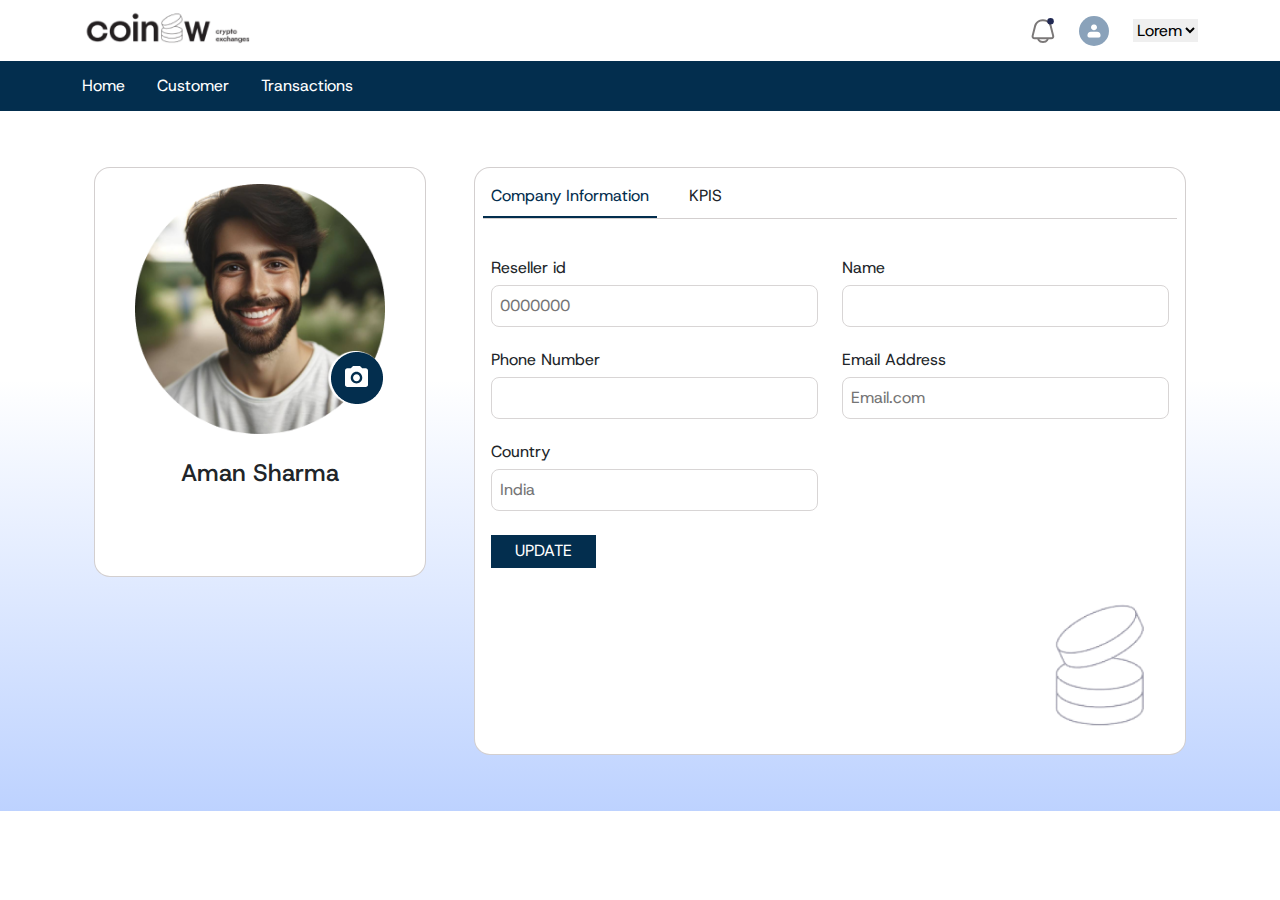
<file: index.html>
<!DOCTYPE html>
<html lang="en">

<head>
    <meta charset="UTF-8">
    <meta name="viewport" content="width=device-width, initial-scale=1.0">
    <!-- title  -->
    <title>Admin Dashboard </title>
    <!-- main css file  -->
    <link rel="stylesheet" href="assets/css/style.css">
    <!-- bootstrap css file  -->
    <link rel="stylesheet" href="assets/css/bootstrap.css">
</head>

<body>
    <!-- header start  -->

    <header class="main-header">
        <div class="container">
            <nav class="main-navbar">
                <div class="nav-leftside">
                    <img src="assets/images/image 4.png" class="img-fluid" alt="coin-w-logo">
                </div>
                <div class="nav-rightside">
                    <ul>
                        <li><svg width="24" height="25" viewBox="0 0 24 25" fill="none"
                                xmlns="http://www.w3.org/2000/svg">
                                <path
                                    d="M7.23389 20.3636C7.23389 20.3636 7.23389 24 11.9816 24C16.7293 24 16.7293 20.3636 16.7293 20.3636"
                                    stroke="#7B7878" stroke-width="2" stroke-linejoin="round" />
                                <path
                                    d="M4.11124 7.88631L1.61936 17.8798C1.30468 19.1418 2.2593 20.3637 3.55994 20.3637H7.23377H16.5844H20.2582C21.5589 20.3637 22.5135 19.1418 22.1988 17.8798L19.7069 7.88631C19.7032 7.87122 19.6997 7.85789 19.6953 7.84297C19.5856 7.46996 17.923 2.18185 11.9091 2.18185C5.89518 2.18185 4.23263 7.46996 4.12283 7.84297C4.11844 7.85789 4.115 7.87122 4.11124 7.88631Z"
                                    stroke="#7B7878" stroke-width="2" stroke-linejoin="round" />
                                <ellipse cx="19.5452" cy="3.27273" rx="3.27273" ry="3.27273" fill="#202852" />
                            </svg>
                        </li>
                        <li>
                            <svg width="30" height="30" viewBox="0 0 40 40" fill="none"
                                xmlns="http://www.w3.org/2000/svg">
                                <circle cx="20" cy="20" r="20" fill="#8AA2BA" />
                                <g clip-path="url(#clip0_120_43)">
                                    <path fill-rule="evenodd" clip-rule="evenodd"
                                        d="M16 15C16 13.9391 16.4214 12.9217 17.1716 12.1716C17.9217 11.4214 18.9391 11 20 11C21.0609 11 22.0783 11.4214 22.8284 12.1716C23.5786 12.9217 24 13.9391 24 15C24 16.0609 23.5786 17.0783 22.8284 17.8284C22.0783 18.5786 21.0609 19 20 19C18.9391 19 17.9217 18.5786 17.1716 17.8284C16.4214 17.0783 16 16.0609 16 15ZM16 21C14.6739 21 13.4021 21.5268 12.4645 22.4645C11.5268 23.4021 11 24.6739 11 26C11 26.7956 11.3161 27.5587 11.8787 28.1213C12.4413 28.6839 13.2044 29 14 29H26C26.7956 29 27.5587 28.6839 28.1213 28.1213C28.6839 27.5587 29 26.7956 29 26C29 24.6739 28.4732 23.4021 27.5355 22.4645C26.5979 21.5268 25.3261 21 24 21H16Z"
                                        fill="white" />
                                </g>
                                <defs>
                                    <clipPath id="clip0_120_43">
                                        <rect width="18" height="18" fill="white" transform="translate(11 11)" />
                                    </clipPath>
                                </defs>
                            </svg>

                        </li>
                        <li>
                            <select name="nav-dropdown" id="#nav-dropdown">
                                <option value="">Lorem</option>
                                <option value="">Lorem</option>
                                <option value="">Lorem</option>
                            </select>
                        </li>
                    </ul>
                </div>
            </nav>
        </div>
        <div class="sub-header">
            <div class="container">
                <div class="sub-tabs">
                    <ul class="sub-tabs-ul">
                        <li><a href="#">Home</a></li>
                        <li><a href="#">Customer</a></li>
                        <li><a href="#">Transactions</a></li>
                    </ul>
                </div>
            </div>
        </div>

    </header>
  



    <!-- hero section -->
    <section class="hero-section">
        <div class="container">
            <div class="hero-section-main-row">
                <div class="row">
                    <div class="col-md-4 p-4">
                        <div class="hero-section-left-card profile-card-new">
                            <div class="profile-img-box">
                                <img src="assets/images/Subtract.png" class="img-fluid" alt="admin-profile-img">
                                <div class="camera-img-box">
                                    <img src="assets/images/Ellipse 15.png" class="img-fluid" alt="blue-ellipse img">
                                    <svg width="23" height="21" viewBox="0 0 23 21" fill="none"
                                        xmlns="http://www.w3.org/2000/svg">
                                        <g clip-path="url(#clip0_120_61)">
                                            <path
                                                d="M2.3 2.33333H5.75L8.05 0H14.95L17.25 2.33333H20.7C21.31 2.33333 21.895 2.57917 22.3263 3.01675C22.7577 3.45434 23 4.04783 23 4.66667V18.6667C23 19.2855 22.7577 19.879 22.3263 20.3166C21.895 20.7542 21.31 21 20.7 21H2.3C1.69 21 1.10499 20.7542 0.673654 20.3166C0.242321 19.879 0 19.2855 0 18.6667V4.66667C0 4.04783 0.242321 3.45434 0.673654 3.01675C1.10499 2.57917 1.69 2.33333 2.3 2.33333ZM11.5 5.83333C9.97501 5.83333 8.51247 6.44791 7.43414 7.54188C6.3558 8.63584 5.75 10.1196 5.75 11.6667C5.75 13.2138 6.3558 14.6975 7.43414 15.7915C8.51247 16.8854 9.97501 17.5 11.5 17.5C13.025 17.5 14.4875 16.8854 15.5659 15.7915C16.6442 14.6975 17.25 13.2138 17.25 11.6667C17.25 10.1196 16.6442 8.63584 15.5659 7.54188C14.4875 6.44791 13.025 5.83333 11.5 5.83333ZM11.5 8.16667C12.415 8.16667 13.2925 8.53541 13.9395 9.19179C14.5865 9.84817 14.95 10.7384 14.95 11.6667C14.95 12.5949 14.5865 13.4852 13.9395 14.1415C13.2925 14.7979 12.415 15.1667 11.5 15.1667C10.585 15.1667 9.70748 14.7979 9.06048 14.1415C8.41348 13.4852 8.05 12.5949 8.05 11.6667C8.05 10.7384 8.41348 9.84817 9.06048 9.19179C9.70748 8.53541 10.585 8.16667 11.5 8.16667Z"
                                                fill="white" />
                                        </g>
                                        <defs>
                                            <clipPath id="clip0_120_61">
                                                <rect width="23" height="21" fill="white" />
                                            </clipPath>
                                        </defs>
                                    </svg>


                                </div>
                            </div>
                            <div class="profile-name">
                                <p>Aman Sharma </p>
                            </div>
                            <!-- <div class="notification-box notification-box-1">
                                <div class="notification-sub-box">
                                    <p>Lorem ipsum.</p>
                                </div>
                                <div class="notification-sub-box ">
                                    <p class="notification-count-circle count-circle-1">
                                        16
                                    </p>
                                </div>
                            </div>
                            <div class="notification-box">
                                <div class="notification-sub-box">
                                    <p>Lorem ipsum.</p>
                                </div>
                                <div class="notification-sub-box">
                                    <p class="notification-count-circle count-circle-2">
                                        35
                                    </p>
                                </div>
                            </div>
                            <div class="notification-box">
                                <div class="notification-sub-box">
                                    <p>Lorem ipsum.</p>
                                </div>
                                <div class="notification-sub-box">
                                    <p class="notification-count-circle count-circle-3">
                                        5
                                    </p>
                                </div>
                            </div>
                            <div class="profile-card-btns-box">
                                <a href="#"><button>View Public Profile</button></a>
                                <a href="#"><button><span>https//app.com...</span> <span><svg width="27" height="27"
                                                viewBox="0 0 27 27" fill="none" xmlns="http://www.w3.org/2000/svg">
                                                <g clip-path="url(#clip0_120_79)">
                                                    <path
                                                        d="M26.4326 14.4686C26.625 14.004 26.625 13.4134 26.625 12.2344C26.625 11.0554 26.625 10.4647 26.4326 10.0001C26.3054 9.69292 26.1189 9.41379 25.8838 9.17868C25.6487 8.94357 25.3696 8.75708 25.0624 8.62988C24.5978 8.4375 24.0071 8.4375 22.8281 8.4375H15.4875C14.07 8.4375 13.3613 8.4375 12.8201 8.71312C12.3434 8.95588 11.9559 9.34342 11.7131 9.82013C11.4375 10.3601 11.4375 11.0689 11.4375 12.4875V19.8281C11.4375 21.0071 11.4375 21.5978 11.6299 22.0624C11.8875 22.6823 12.3802 23.1761 13.0001 23.4326C13.4647 23.625 14.0554 23.625 15.2344 23.625C16.4134 23.625 17.004 23.625 17.4686 23.4326M26.4326 14.4686C26.3054 14.7758 26.1189 15.055 25.8838 15.2901C25.6487 15.5252 25.3696 15.7117 25.0624 15.8389C24.5978 16.0313 24.0071 16.0312 22.8281 16.0312C21.6491 16.0312 21.0585 16.0312 20.5939 16.2236C20.2867 16.3508 20.0075 16.5373 19.7724 16.7724C19.5373 17.0075 19.3508 17.2867 19.2236 17.5939C19.0312 18.0585 19.0312 18.6491 19.0312 19.8281C19.0312 21.0071 19.0313 21.5978 18.8389 22.0624C18.7117 22.3696 18.5252 22.6487 18.2901 22.8838C18.055 23.1189 17.7758 23.3054 17.4686 23.4326M26.4326 14.4686C25.8274 16.5554 24.7142 18.4595 23.1927 20.0105C21.6711 21.5615 19.7887 22.711 17.7139 23.3561L17.4686 23.4326M21.5625 8.4375V7.425C21.5625 6.0075 21.5625 5.29875 21.2869 4.75763C21.0444 4.28109 20.6573 3.89357 20.181 3.65062C19.6388 3.375 18.93 3.375 17.5125 3.375H10.425C9.0075 3.375 8.29875 3.375 7.75763 3.65062C7.28092 3.89338 6.89338 4.28092 6.65062 4.75763C6.375 5.29763 6.375 6.00637 6.375 7.425V14.5125C6.375 15.93 6.375 16.6387 6.65062 17.1799C6.89362 17.6569 7.28063 18.0439 7.75763 18.2869C8.29763 18.5625 9.0075 18.5625 10.4261 18.5625H11.4375"
                                                        stroke="black" stroke-opacity="0.4" stroke-width="1.5"
                                                        stroke-linecap="round" stroke-linejoin="round" />
                                                </g>
                                                <defs>
                                                    <clipPath id="clip0_120_79">
                                                        <rect width="27" height="27" fill="white" />
                                                    </clipPath>
                                                </defs>
                                            </svg>
                                        </span></button></a>
                            </div> -->

                        </div>
                    </div>
                    <div class="col-md-8 p-4">
                        <div class="hero-section-right-box">
                            <!-- Tabs Button Here -->
                            <div class="row">
                                <div class="col-12">
                                    <!-- Tabs -->
                                    <div class="from-box-header tabs">
                                        <!-- Tab 1 -->
                                        <p data-tab="tab1" class="tab active">Company Information</p>
                                        <!-- Tab 2 -->
                                        <p data-tab="tab2" class="tab">KPIS</p>
                                    </div>
                                </div>
                            </div>

                            <!-- Tabs Content Here -->
                            <!-- First Tab (Company Information) Always Open -->
                            <div class="form-box-body tab-content active" id="tab1">
                                <div class="row">
                                    <div class="col-md-6">
                                        <div class="hero-section-inputs">
                                            <label for="reseller-id">Reseller id</label>
                                            <input type="text" id="reseller-id" placeholder="0000000">
                                        </div>
                                    </div>
                                    <div class="col-md-6">
                                        <div class="hero-section-inputs">
                                            <label for="name"> Name</label>
                                            <input type="text" id="name">
                                        </div>
                                    </div>
                                    <div class="col-md-6">
                                        <div class="hero-section-inputs">
                                            <label for="phone-number">Phone Number</label>
                                            <input type="text" id="phone-number">
                                        </div>
                                    </div>
                                    <div class="col-md-6">
                                        <div class="hero-section-inputs">
                                            <label for="email-address">Email Address</label>
                                            <input type="email" id="email-address" placeholder="Email.com">
                                        </div>
                                    </div>
                                    <div class="col-md-6">
                                        <div class="hero-section-inputs">
                                            <label for="countary">Country</label>
                                            <input type="text" id="countary" placeholder="India">
                                        </div>
                                    </div>
                                    <div class="col-12">
                                        <div class="update-btn">
                                            <a href="#"><button>UPDATE</button></a>
                                        </div>
                                    </div>
                                </div>
                            </div>

                            <!-- Second Tab (KPIS) -->
                            <div class="form-box-body tab-content" id="tab2">
                                <div class="row">
                                    <div class="col-md-6">
                                        <div class="hero-section-inputs">
                                            <label for="reseller-id">Reseller id</label>
                                            <input type="text" id="reseller-id" placeholder="0000000">
                                        </div>
                                    </div>
                                    <div class="col-md-6">
                                        <div class="hero-section-inputs">
                                            <label for="name"> Name</label>
                                            <input type="text" id="name">
                                        </div>
                                    </div>
                                    <div class="col-md-6">
                                        <div class="hero-section-inputs">
                                            <label for="phone-number">Phone Number</label>
                                            <input type="text" id="phone-number">
                                        </div>
                                    </div>
                                    <div class="col-md-6">
                                        <div class="hero-section-inputs">
                                            <label for="email-address">Email Address</label>
                                            <input type="email" id="email-address" placeholder="Email.com">
                                        </div>
                                    </div>
                                    <div class="col-md-6">
                                        <div class="hero-section-inputs">
                                            <label for="countary">Country</label>
                                            <input type="text" id="countary" placeholder="India">
                                        </div>
                                    </div>
                                    <div class="col-12">
                                        <div class="update-btn">
                                            <a href="#"><button>UPDATE</button></a>
                                        </div>
                                    </div>
                                </div>
                            </div>
                            <!-- form footer img  -->
                            <div class="form-box-footer">
                                <div class="row">
                                    <div class="col-12 text-end">
                                        <div class="footer-img">
                                            <img src="assets/images/Clip path group.png" class="img-fluid"
                                                alt="pie-chart-image">
                                        </div>
                                    </div>
                                </div>
                            </div>
                        </div>

                    </div>
                </div>
            </div>
        </div>
    </section>
    <!-- main js file  -->
    <script src="assets/js/main.js"></script>
    <!-- bootstrtap js file  -->
    <script src="assets/js/bootstrap.js"></script>

</body>

</html>
</file>
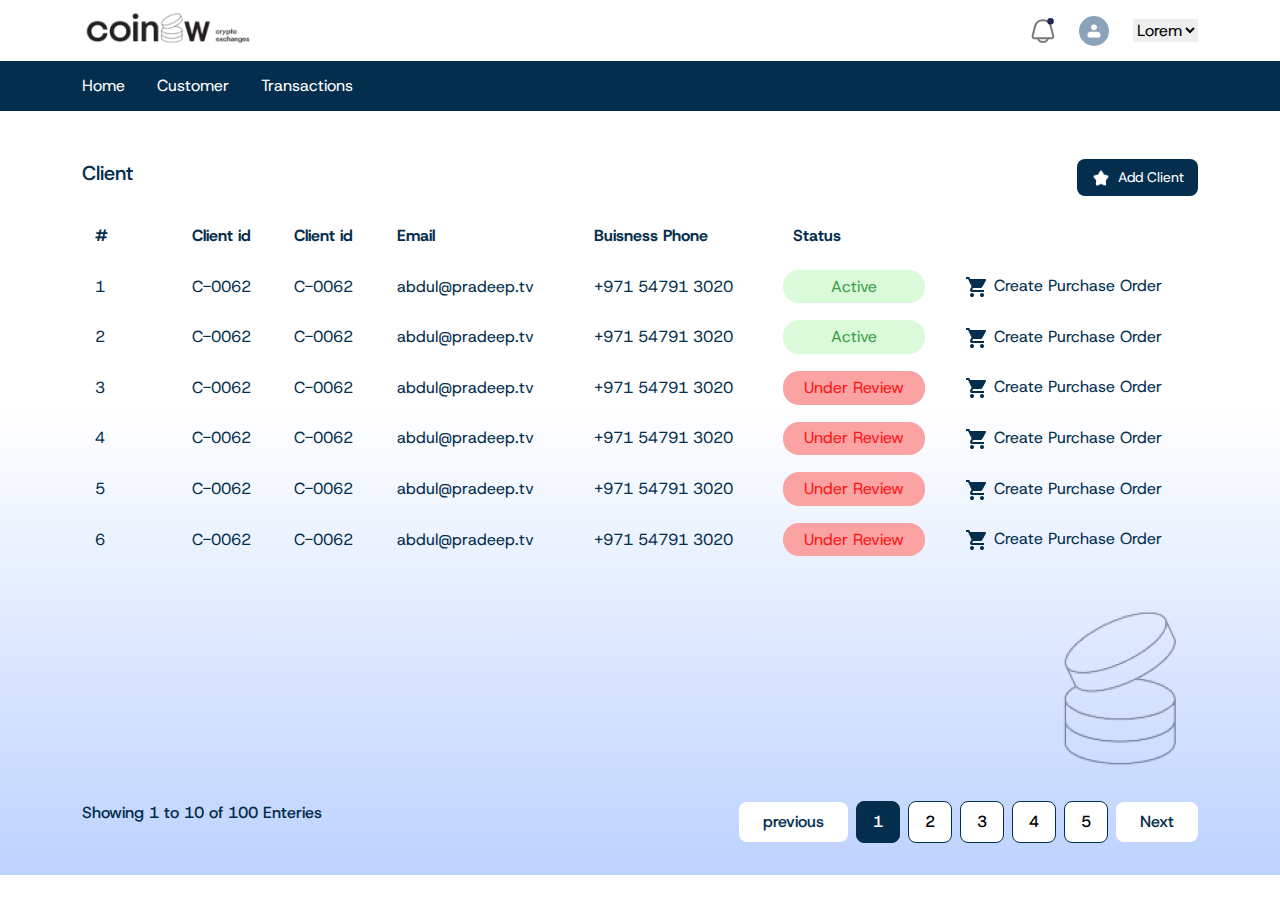
<file: client-table.html>
<!DOCTYPE html>
<html lang="en">

<head>
    <meta charset="UTF-8">
    <meta name="viewport" content="width=device-width, initial-scale=1.0">
    <!-- title  -->
    <title>Admin Dashboard </title>
    <!-- main css file  -->
    <link rel="stylesheet" href="assets/css/style.css">
    <!-- bootstrap css file  -->
    <link rel="stylesheet" href="assets/css/bootstrap.css">
</head>

<body>
    <!-- header start  -->

    <header class="main-header">
        <div class="container">
            <nav class="main-navbar">
                <div class="nav-leftside">
                    <img src="assets/images/image 4.png" class="img-fluid" alt="coin-w-logo">
                </div>
                <div class="nav-rightside">
                    <ul>
                        <li><svg width="24" height="25" viewBox="0 0 24 25" fill="none"
                                xmlns="http://www.w3.org/2000/svg">
                                <path
                                    d="M7.23389 20.3636C7.23389 20.3636 7.23389 24 11.9816 24C16.7293 24 16.7293 20.3636 16.7293 20.3636"
                                    stroke="#7B7878" stroke-width="2" stroke-linejoin="round" />
                                <path
                                    d="M4.11124 7.88631L1.61936 17.8798C1.30468 19.1418 2.2593 20.3637 3.55994 20.3637H7.23377H16.5844H20.2582C21.5589 20.3637 22.5135 19.1418 22.1988 17.8798L19.7069 7.88631C19.7032 7.87122 19.6997 7.85789 19.6953 7.84297C19.5856 7.46996 17.923 2.18185 11.9091 2.18185C5.89518 2.18185 4.23263 7.46996 4.12283 7.84297C4.11844 7.85789 4.115 7.87122 4.11124 7.88631Z"
                                    stroke="#7B7878" stroke-width="2" stroke-linejoin="round" />
                                <ellipse cx="19.5452" cy="3.27273" rx="3.27273" ry="3.27273" fill="#202852" />
                            </svg>
                        </li>
                        <li>
                            <svg width="30" height="30" viewBox="0 0 40 40" fill="none"
                                xmlns="http://www.w3.org/2000/svg">
                                <circle cx="20" cy="20" r="20" fill="#8AA2BA" />
                                <g clip-path="url(#clip0_120_43)">
                                    <path fill-rule="evenodd" clip-rule="evenodd"
                                        d="M16 15C16 13.9391 16.4214 12.9217 17.1716 12.1716C17.9217 11.4214 18.9391 11 20 11C21.0609 11 22.0783 11.4214 22.8284 12.1716C23.5786 12.9217 24 13.9391 24 15C24 16.0609 23.5786 17.0783 22.8284 17.8284C22.0783 18.5786 21.0609 19 20 19C18.9391 19 17.9217 18.5786 17.1716 17.8284C16.4214 17.0783 16 16.0609 16 15ZM16 21C14.6739 21 13.4021 21.5268 12.4645 22.4645C11.5268 23.4021 11 24.6739 11 26C11 26.7956 11.3161 27.5587 11.8787 28.1213C12.4413 28.6839 13.2044 29 14 29H26C26.7956 29 27.5587 28.6839 28.1213 28.1213C28.6839 27.5587 29 26.7956 29 26C29 24.6739 28.4732 23.4021 27.5355 22.4645C26.5979 21.5268 25.3261 21 24 21H16Z"
                                        fill="white" />
                                </g>
                                <defs>
                                    <clipPath id="clip0_120_43">
                                        <rect width="18" height="18" fill="white" transform="translate(11 11)" />
                                    </clipPath>
                                </defs>
                            </svg>

                        </li>
                        <li>
                            <select name="nav-dropdown" id="#nav-dropdown">
                                <option value="">Lorem</option>
                                <option value="">Lorem</option>
                                <option value="">Lorem</option>
                            </select>
                        </li>
                    </ul>
                </div>
            </nav>
        </div>
        <!-- Sub header  -->
        <div class="sub-header">
            <div class="container">
                <div class="sub-tabs">
                    <ul class="sub-tabs-ul">
                        <li><a href="#">Home</a></li>
                        <li><a href="#">Customer</a></li>
                        <li><a href="#">Transactions</a></li>
                    </ul>
                </div>
            </div>
        </div>

    </header>
    

    <!-- header end  -->


    <section class="purchase-order-sec">
        <div class="container">
            <div class="row">
                <div class="col-12">
                    <div class="purchase-order-header">
                        <div class="purchase-header-sub-1">
                            <h5>Client</h5>
                        </div>
                        <div class="purchase-order-sub-2">
                            <button type="button" class="btn btn-primary" data-bs-toggle="modal"
                                data-bs-target="#exampleModal"> <span><img src="assets/images/solar_star-bold.png"
                                        class="img-fluid" alt="calender-img "></span>Add Client</button>
                        </div>
                        <!-- Modal -->
                        <div class="modal fade client-add-modal" id="exampleModal" tabindex="-1" aria-labelledby="exampleModalLabel"
                            aria-hidden="true" >
                            <div class="modal-dialog ">
                                <div class="modal-content client-add-modal-1">
                                    <div class="modal-header">
                                        <h1 class="modal-title fs-5" id="exampleModalLabel">Add Client </h1>
                                        <button type="button" class="btn-close" data-bs-dismiss="modal"
                                            aria-label="Close"></button>
                                    </div>
                                    <div class="modal-body client-add-modal-body">
                                        <div class="client-add-modal-form"> 
                                            <div class="row">
                                                <div class="col-12">
                                                    <div class="modal-form-input-box">
                                                        <label for="reseller-id">Reseller id</label>
                                                        <input type="text" id="reseller-id" placeholder="0000000">
                                                    </div>
                                                </div>
                                                <div class="col-12">
                                                    <div class="modal-form-input-box">
                                                        <label for="client-name ">Name </label>
                                                        <input type="text" id="client-name">
                                                    </div>
                                                </div>
                                                <div class="col-12">
                                                    <div class="modal-form-input-box">
                                                        <label for="client-contact">Phone Number </label>
                                                        <input type="text"  id="client-contact" >
                                                    </div>
                                                </div>
                                                <div class="col-12">
                                                    <div class="modal-form-input-box">
                                                        <label for="client-email">Email Address </label>
                                                        <input type="email" id="client-email" placeholder="Email.com ">
                                                    </div>
                                                </div>
                                                <div class="col-12">
                                                    <div class="modal-form-input-box">
                                                        <label for="client-countary">Country</label>
                                                        <input type="text" id="client-countary">
                                                    </div>
                                                </div>
                                            </div>
                                        </div>
                                    </div>
                                    <div class="modal-footer">
                                        
                                        <button type="button" class="btn ">Add</button>
                                    </div>
                                </div>
                            </div>
                        </div>
                    </div>
                    <div class="purchase-order-table">
                        <table class="table-borderless table-responsive">
                            <thead>
                                <tr>
                                    <th># </th>
                                    <th> Client id </th>
                                    <th> Client id </th>
                                    <th> Email </th>
                                    <th> Buisness Phone </th>
                                    <th>Status </th>
                                    <th></th>
                                </tr>
                            </thead>
                            <tbody>
                                <tr>
                                    <td>1</td>
                                    <td> C-0062 </td>
                                    <td> C-0062 </td>
                                    <td> abdul@pradeep.tv </td>
                                    <td>+971 54791 3020 </td>
                                    <td class="status__td">
                                        <div class="status__ status__completed ">
                                            Active
                                        </div>
                                    </td>
                                    <td> <span><svg width="24" height="24" viewBox="0 0 24 24" fill="none"
                                                xmlns="http://www.w3.org/2000/svg">
                                                <path
                                                    d="M17 18C15.89 18 15 18.89 15 20C15 20.5304 15.2107 21.0391 15.5858 21.4142C15.9609 21.7893 16.4696 22 17 22C17.5304 22 18.0391 21.7893 18.4142 21.4142C18.7893 21.0391 19 20.5304 19 20C19 19.4696 18.7893 18.9609 18.4142 18.5858C18.0391 18.2107 17.5304 18 17 18ZM1 2V4H3L6.6 11.59L5.24 14.04C5.09 14.32 5 14.65 5 15C5 15.5304 5.21071 16.0391 5.58579 16.4142C5.96086 16.7893 6.46957 17 7 17H19V15H7.42C7.3537 15 7.29011 14.9737 7.24322 14.9268C7.19634 14.8799 7.17 14.8163 7.17 14.75C7.17 14.7 7.18 14.66 7.2 14.63L8.1 13H15.55C16.3 13 16.96 12.58 17.3 11.97L20.88 5.5C20.95 5.34 21 5.17 21 5C21 4.73478 20.8946 4.48043 20.7071 4.29289C20.5196 4.10536 20.2652 4 20 4H5.21L4.27 2M7 18C5.89 18 5 18.89 5 20C5 20.5304 5.21071 21.0391 5.58579 21.4142C5.96086 21.7893 6.46957 22 7 22C7.53043 22 8.03914 21.7893 8.41421 21.4142C8.78929 21.0391 9 20.5304 9 20C9 19.4696 8.78929 18.9609 8.41421 18.5858C8.03914 18.2107 7.53043 18 7 18Z"
                                                    fill="#032E4E" />
                                            </svg>
                                        </span> Create Purchase Order</td>
                                </tr>
                                <tr>
                                    <td>2</td>
                                    <td> C-0062 </td>
                                    <td> C-0062 </td>
                                    <td> abdul@pradeep.tv </td>
                                    <td>+971 54791 3020 </td>
                                    <td class="status__td">
                                        <div class="status__  status__completed  ">
                                            Active
                                        </div>
                                    </td>
                                    <td> <span><svg width="24" height="24" viewBox="0 0 24 24" fill="none"
                                                xmlns="http://www.w3.org/2000/svg">
                                                <path
                                                    d="M17 18C15.89 18 15 18.89 15 20C15 20.5304 15.2107 21.0391 15.5858 21.4142C15.9609 21.7893 16.4696 22 17 22C17.5304 22 18.0391 21.7893 18.4142 21.4142C18.7893 21.0391 19 20.5304 19 20C19 19.4696 18.7893 18.9609 18.4142 18.5858C18.0391 18.2107 17.5304 18 17 18ZM1 2V4H3L6.6 11.59L5.24 14.04C5.09 14.32 5 14.65 5 15C5 15.5304 5.21071 16.0391 5.58579 16.4142C5.96086 16.7893 6.46957 17 7 17H19V15H7.42C7.3537 15 7.29011 14.9737 7.24322 14.9268C7.19634 14.8799 7.17 14.8163 7.17 14.75C7.17 14.7 7.18 14.66 7.2 14.63L8.1 13H15.55C16.3 13 16.96 12.58 17.3 11.97L20.88 5.5C20.95 5.34 21 5.17 21 5C21 4.73478 20.8946 4.48043 20.7071 4.29289C20.5196 4.10536 20.2652 4 20 4H5.21L4.27 2M7 18C5.89 18 5 18.89 5 20C5 20.5304 5.21071 21.0391 5.58579 21.4142C5.96086 21.7893 6.46957 22 7 22C7.53043 22 8.03914 21.7893 8.41421 21.4142C8.78929 21.0391 9 20.5304 9 20C9 19.4696 8.78929 18.9609 8.41421 18.5858C8.03914 18.2107 7.53043 18 7 18Z"
                                                    fill="#032E4E" />
                                            </svg>
                                        </span> Create Purchase Order</td>
                                </tr>
                                <tr>
                                    <td>3</td>
                                    <td> C-0062 </td>
                                    <td> C-0062 </td>
                                    <td> abdul@pradeep.tv </td>
                                    <td>+971 54791 3020 </td>
                                    <td class="status__td">
                                        <div class="status__   status__created  under-revies-status">
                                            Under Review
                                        </div>
                                    </td>
                                    <td> <span><svg width="24" height="24" viewBox="0 0 24 24" fill="none"
                                                xmlns="http://www.w3.org/2000/svg">
                                                <path
                                                    d="M17 18C15.89 18 15 18.89 15 20C15 20.5304 15.2107 21.0391 15.5858 21.4142C15.9609 21.7893 16.4696 22 17 22C17.5304 22 18.0391 21.7893 18.4142 21.4142C18.7893 21.0391 19 20.5304 19 20C19 19.4696 18.7893 18.9609 18.4142 18.5858C18.0391 18.2107 17.5304 18 17 18ZM1 2V4H3L6.6 11.59L5.24 14.04C5.09 14.32 5 14.65 5 15C5 15.5304 5.21071 16.0391 5.58579 16.4142C5.96086 16.7893 6.46957 17 7 17H19V15H7.42C7.3537 15 7.29011 14.9737 7.24322 14.9268C7.19634 14.8799 7.17 14.8163 7.17 14.75C7.17 14.7 7.18 14.66 7.2 14.63L8.1 13H15.55C16.3 13 16.96 12.58 17.3 11.97L20.88 5.5C20.95 5.34 21 5.17 21 5C21 4.73478 20.8946 4.48043 20.7071 4.29289C20.5196 4.10536 20.2652 4 20 4H5.21L4.27 2M7 18C5.89 18 5 18.89 5 20C5 20.5304 5.21071 21.0391 5.58579 21.4142C5.96086 21.7893 6.46957 22 7 22C7.53043 22 8.03914 21.7893 8.41421 21.4142C8.78929 21.0391 9 20.5304 9 20C9 19.4696 8.78929 18.9609 8.41421 18.5858C8.03914 18.2107 7.53043 18 7 18Z"
                                                    fill="#032E4E" />
                                            </svg>
                                        </span> Create Purchase Order</td>
                                </tr>
                                <tr>
                                    <td>4</td>
                                    <td> C-0062 </td>
                                    <td> C-0062 </td>
                                    <td> abdul@pradeep.tv </td>
                                    <td>+971 54791 3020 </td>
                                    <td class="status__td">
                                        <div class="status__ status__created under-revies-status">
                                            Under Review
                                        </div>
                                    </td>
                                    <td> <span><svg width="24" height="24" viewBox="0 0 24 24" fill="none"
                                                xmlns="http://www.w3.org/2000/svg">
                                                <path
                                                    d="M17 18C15.89 18 15 18.89 15 20C15 20.5304 15.2107 21.0391 15.5858 21.4142C15.9609 21.7893 16.4696 22 17 22C17.5304 22 18.0391 21.7893 18.4142 21.4142C18.7893 21.0391 19 20.5304 19 20C19 19.4696 18.7893 18.9609 18.4142 18.5858C18.0391 18.2107 17.5304 18 17 18ZM1 2V4H3L6.6 11.59L5.24 14.04C5.09 14.32 5 14.65 5 15C5 15.5304 5.21071 16.0391 5.58579 16.4142C5.96086 16.7893 6.46957 17 7 17H19V15H7.42C7.3537 15 7.29011 14.9737 7.24322 14.9268C7.19634 14.8799 7.17 14.8163 7.17 14.75C7.17 14.7 7.18 14.66 7.2 14.63L8.1 13H15.55C16.3 13 16.96 12.58 17.3 11.97L20.88 5.5C20.95 5.34 21 5.17 21 5C21 4.73478 20.8946 4.48043 20.7071 4.29289C20.5196 4.10536 20.2652 4 20 4H5.21L4.27 2M7 18C5.89 18 5 18.89 5 20C5 20.5304 5.21071 21.0391 5.58579 21.4142C5.96086 21.7893 6.46957 22 7 22C7.53043 22 8.03914 21.7893 8.41421 21.4142C8.78929 21.0391 9 20.5304 9 20C9 19.4696 8.78929 18.9609 8.41421 18.5858C8.03914 18.2107 7.53043 18 7 18Z"
                                                    fill="#032E4E" />
                                            </svg>
                                        </span> Create Purchase Order</td>
                                </tr>
                                <tr>
                                    <td>5</td>
                                    <td> C-0062 </td>
                                    <td> C-0062 </td>
                                    <td> abdul@pradeep.tv </td>
                                    <td>+971 54791 3020 </td>
                                    <td class="status__td">
                                        <div class="status__ status__created under-revies-status">
                                            Under Review
                                        </div>
                                    </td>
                                    <td> <span><svg width="24" height="24" viewBox="0 0 24 24" fill="none"
                                                xmlns="http://www.w3.org/2000/svg">
                                                <path
                                                    d="M17 18C15.89 18 15 18.89 15 20C15 20.5304 15.2107 21.0391 15.5858 21.4142C15.9609 21.7893 16.4696 22 17 22C17.5304 22 18.0391 21.7893 18.4142 21.4142C18.7893 21.0391 19 20.5304 19 20C19 19.4696 18.7893 18.9609 18.4142 18.5858C18.0391 18.2107 17.5304 18 17 18ZM1 2V4H3L6.6 11.59L5.24 14.04C5.09 14.32 5 14.65 5 15C5 15.5304 5.21071 16.0391 5.58579 16.4142C5.96086 16.7893 6.46957 17 7 17H19V15H7.42C7.3537 15 7.29011 14.9737 7.24322 14.9268C7.19634 14.8799 7.17 14.8163 7.17 14.75C7.17 14.7 7.18 14.66 7.2 14.63L8.1 13H15.55C16.3 13 16.96 12.58 17.3 11.97L20.88 5.5C20.95 5.34 21 5.17 21 5C21 4.73478 20.8946 4.48043 20.7071 4.29289C20.5196 4.10536 20.2652 4 20 4H5.21L4.27 2M7 18C5.89 18 5 18.89 5 20C5 20.5304 5.21071 21.0391 5.58579 21.4142C5.96086 21.7893 6.46957 22 7 22C7.53043 22 8.03914 21.7893 8.41421 21.4142C8.78929 21.0391 9 20.5304 9 20C9 19.4696 8.78929 18.9609 8.41421 18.5858C8.03914 18.2107 7.53043 18 7 18Z"
                                                    fill="#032E4E" />
                                            </svg>
                                        </span> Create Purchase Order</td>
                                </tr>
                                <tr>
                                    <td>6</td>
                                    <td> C-0062 </td>
                                    <td> C-0062 </td>
                                    <td> abdul@pradeep.tv </td>
                                    <td>+971 54791 3020 </td>
                                    <td class="status__td">
                                        <div class="status__ status__created under-revies-status">
                                            Under Review
                                        </div>
                                    </td>
                                    <td> <span><svg width="24" height="24" viewBox="0 0 24 24" fill="none"
                                                xmlns="http://www.w3.org/2000/svg">
                                                <path
                                                    d="M17 18C15.89 18 15 18.89 15 20C15 20.5304 15.2107 21.0391 15.5858 21.4142C15.9609 21.7893 16.4696 22 17 22C17.5304 22 18.0391 21.7893 18.4142 21.4142C18.7893 21.0391 19 20.5304 19 20C19 19.4696 18.7893 18.9609 18.4142 18.5858C18.0391 18.2107 17.5304 18 17 18ZM1 2V4H3L6.6 11.59L5.24 14.04C5.09 14.32 5 14.65 5 15C5 15.5304 5.21071 16.0391 5.58579 16.4142C5.96086 16.7893 6.46957 17 7 17H19V15H7.42C7.3537 15 7.29011 14.9737 7.24322 14.9268C7.19634 14.8799 7.17 14.8163 7.17 14.75C7.17 14.7 7.18 14.66 7.2 14.63L8.1 13H15.55C16.3 13 16.96 12.58 17.3 11.97L20.88 5.5C20.95 5.34 21 5.17 21 5C21 4.73478 20.8946 4.48043 20.7071 4.29289C20.5196 4.10536 20.2652 4 20 4H5.21L4.27 2M7 18C5.89 18 5 18.89 5 20C5 20.5304 5.21071 21.0391 5.58579 21.4142C5.96086 21.7893 6.46957 22 7 22C7.53043 22 8.03914 21.7893 8.41421 21.4142C8.78929 21.0391 9 20.5304 9 20C9 19.4696 8.78929 18.9609 8.41421 18.5858C8.03914 18.2107 7.53043 18 7 18Z"
                                                    fill="#032E4E" />
                                            </svg>
                                        </span> Create Purchase Order</td>
                                </tr>
                            </tbody>
                        </table>
                    </div>
                    <div class="purchase-order-footer">
                        <div class="row">
                            <div class="col-12">
                                <div class="footer-first-img text-end">
                                    <img src="assets/images/Clip path group.png" class="img-fldui" alt="">
                                </div>
                            </div>
                        </div>
                        <div class="footer-pagination">
                            <div class="row">
                                <div class="col-md-6">
                                    <div class="pagination-left">
                                        <a href="#">Showing 1 to 10 of 100 Enteries</a>
                                    </div>
                                </div>
                                <div class="col-md-6">
                                    <div class="pagination-right">
                                        <ul>
                                            <li><a href="#"><button>previous</button></a></li>
                                            <li><a href="#"><button>1</button></a></li>
                                            <li><a href="#"><button>2</button></a></li>
                                            <li><a href="#"><button>3</button></a></li>
                                            <li><a href="#"><button>4</button></a></li>
                                            <li><a href="#"><button>5</button></a></li>
                                            <li><a href="#"><button>Next </button></a></li>

                                        </ul>
                                    </div>
                                </div>
                            </div>
                        </div>
                    </div>
                </div>
            </div>
        </div>
    </section>
    <script src="assets/js/main.js"></script>
    <script src="assets/js/bootstrap.js"></script>
</body>

</html>
</file>
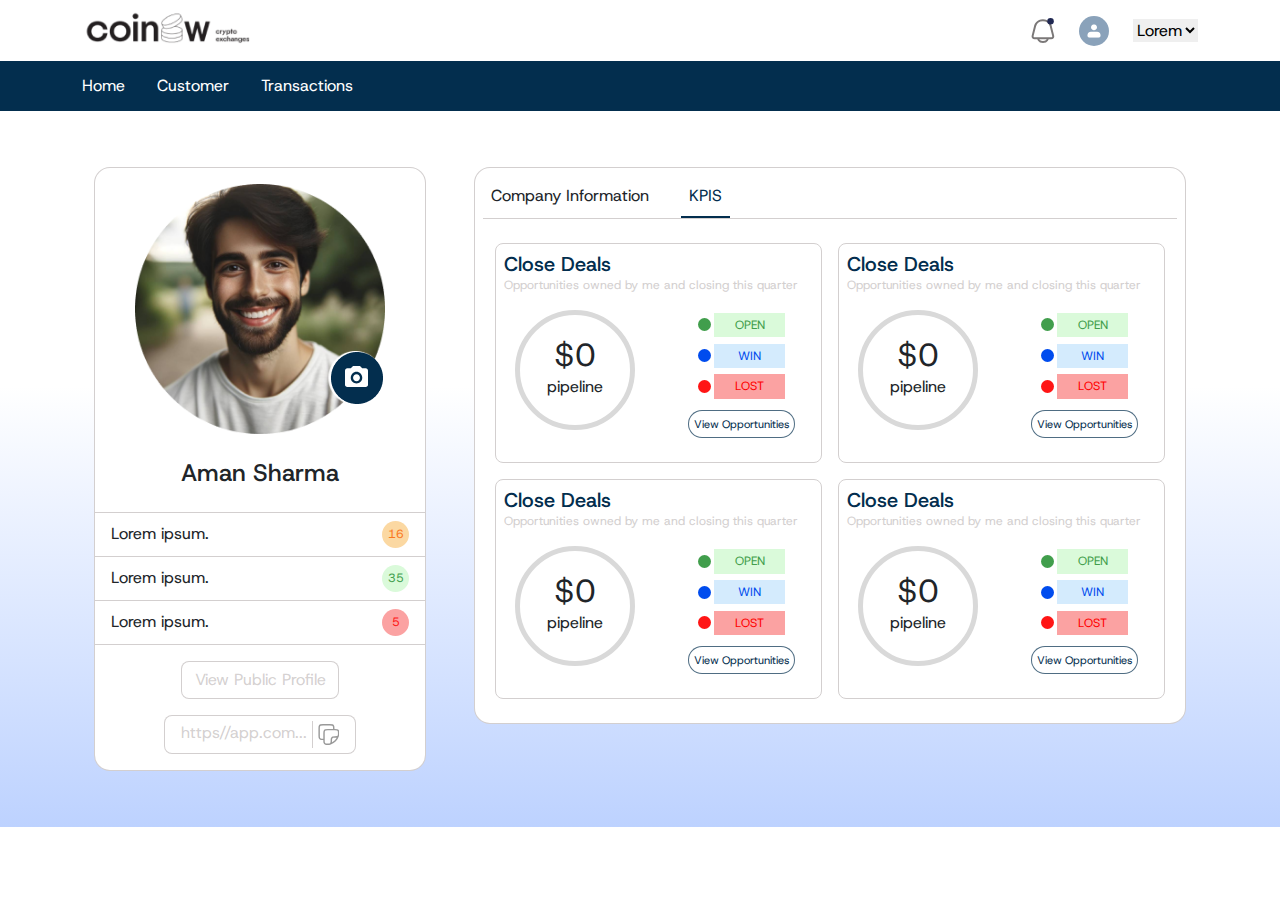
<file: dashboard.html>
<!DOCTYPE html>
<html lang="en">

<head>
    <meta charset="UTF-8">
    <meta name="viewport" content="width=device-width, initial-scale=1.0">
    <!-- title  -->
    <title>Admin Dashboard </title>
    <!-- main css file  -->
    <link rel="stylesheet" href="assets/css/style.css">
    <!-- bootstrap css file  -->
    <link rel="stylesheet" href="assets/css/bootstrap.css">
</head>

<body>
    <!-- header start  -->

    <header class="main-header">
        <div class="container">
            <nav class="main-navbar">
                <div class="nav-leftside">
                    <img src="assets/images/image 4.png" class="img-fluid" alt="coin-w-logo">
                </div>
                <div class="nav-rightside">
                    <ul>
                        <li><svg width="24" height="25" viewBox="0 0 24 25" fill="none"
                                xmlns="http://www.w3.org/2000/svg">
                                <path
                                    d="M7.23389 20.3636C7.23389 20.3636 7.23389 24 11.9816 24C16.7293 24 16.7293 20.3636 16.7293 20.3636"
                                    stroke="#7B7878" stroke-width="2" stroke-linejoin="round" />
                                <path
                                    d="M4.11124 7.88631L1.61936 17.8798C1.30468 19.1418 2.2593 20.3637 3.55994 20.3637H7.23377H16.5844H20.2582C21.5589 20.3637 22.5135 19.1418 22.1988 17.8798L19.7069 7.88631C19.7032 7.87122 19.6997 7.85789 19.6953 7.84297C19.5856 7.46996 17.923 2.18185 11.9091 2.18185C5.89518 2.18185 4.23263 7.46996 4.12283 7.84297C4.11844 7.85789 4.115 7.87122 4.11124 7.88631Z"
                                    stroke="#7B7878" stroke-width="2" stroke-linejoin="round" />
                                <ellipse cx="19.5452" cy="3.27273" rx="3.27273" ry="3.27273" fill="#202852" />
                            </svg>
                        </li>
                        <li>
                            <svg width="30" height="30" viewBox="0 0 40 40" fill="none"
                                xmlns="http://www.w3.org/2000/svg">
                                <circle cx="20" cy="20" r="20" fill="#8AA2BA" />
                                <g clip-path="url(#clip0_120_43)">
                                    <path fill-rule="evenodd" clip-rule="evenodd"
                                        d="M16 15C16 13.9391 16.4214 12.9217 17.1716 12.1716C17.9217 11.4214 18.9391 11 20 11C21.0609 11 22.0783 11.4214 22.8284 12.1716C23.5786 12.9217 24 13.9391 24 15C24 16.0609 23.5786 17.0783 22.8284 17.8284C22.0783 18.5786 21.0609 19 20 19C18.9391 19 17.9217 18.5786 17.1716 17.8284C16.4214 17.0783 16 16.0609 16 15ZM16 21C14.6739 21 13.4021 21.5268 12.4645 22.4645C11.5268 23.4021 11 24.6739 11 26C11 26.7956 11.3161 27.5587 11.8787 28.1213C12.4413 28.6839 13.2044 29 14 29H26C26.7956 29 27.5587 28.6839 28.1213 28.1213C28.6839 27.5587 29 26.7956 29 26C29 24.6739 28.4732 23.4021 27.5355 22.4645C26.5979 21.5268 25.3261 21 24 21H16Z"
                                        fill="white" />
                                </g>
                                <defs>
                                    <clipPath id="clip0_120_43">
                                        <rect width="18" height="18" fill="white" transform="translate(11 11)" />
                                    </clipPath>
                                </defs>
                            </svg>

                        </li>
                        <li>
                            <select name="nav-dropdown" id="#nav-dropdown">
                                <option value="">Lorem</option>
                                <option value="">Lorem</option>
                                <option value="">Lorem</option>
                            </select>
                        </li>
                    </ul>
                </div>
            </nav>
        </div>
        <div class="sub-header">
            <div class="container">
                <div class="sub-tabs">
                    <ul class="sub-tabs-ul">
                        <li><a href="#">Home</a></li>
                        <li><a href="#">Customer</a></li>
                        <li><a href="#">Transactions</a></li>
                    </ul>
                </div>
            </div>
        </div>
    </header>




    <!-- hero section -->
    <section class="hero-section">
        <div class="container">
            <div class="hero-section-main-row">
                <div class="row">
                    <div class="col-md-4 p-4">
                        <div class="hero-section-left-card">
                            <div class="profile-img-box">
                                <img src="assets/images/Subtract.png" class="img-fluid" alt="admin-profile-img">
                                <div class="camera-img-box">
                                    <img src="assets/images/Ellipse 15.png" class="img-fluid" alt="blue-ellipse img">
                                    <svg width="23" height="21" viewBox="0 0 23 21" fill="none"
                                        xmlns="http://www.w3.org/2000/svg">
                                        <g clip-path="url(#clip0_120_61)">
                                            <path
                                                d="M2.3 2.33333H5.75L8.05 0H14.95L17.25 2.33333H20.7C21.31 2.33333 21.895 2.57917 22.3263 3.01675C22.7577 3.45434 23 4.04783 23 4.66667V18.6667C23 19.2855 22.7577 19.879 22.3263 20.3166C21.895 20.7542 21.31 21 20.7 21H2.3C1.69 21 1.10499 20.7542 0.673654 20.3166C0.242321 19.879 0 19.2855 0 18.6667V4.66667C0 4.04783 0.242321 3.45434 0.673654 3.01675C1.10499 2.57917 1.69 2.33333 2.3 2.33333ZM11.5 5.83333C9.97501 5.83333 8.51247 6.44791 7.43414 7.54188C6.3558 8.63584 5.75 10.1196 5.75 11.6667C5.75 13.2138 6.3558 14.6975 7.43414 15.7915C8.51247 16.8854 9.97501 17.5 11.5 17.5C13.025 17.5 14.4875 16.8854 15.5659 15.7915C16.6442 14.6975 17.25 13.2138 17.25 11.6667C17.25 10.1196 16.6442 8.63584 15.5659 7.54188C14.4875 6.44791 13.025 5.83333 11.5 5.83333ZM11.5 8.16667C12.415 8.16667 13.2925 8.53541 13.9395 9.19179C14.5865 9.84817 14.95 10.7384 14.95 11.6667C14.95 12.5949 14.5865 13.4852 13.9395 14.1415C13.2925 14.7979 12.415 15.1667 11.5 15.1667C10.585 15.1667 9.70748 14.7979 9.06048 14.1415C8.41348 13.4852 8.05 12.5949 8.05 11.6667C8.05 10.7384 8.41348 9.84817 9.06048 9.19179C9.70748 8.53541 10.585 8.16667 11.5 8.16667Z"
                                                fill="white" />
                                        </g>
                                        <defs>
                                            <clipPath id="clip0_120_61">
                                                <rect width="23" height="21" fill="white" />
                                            </clipPath>
                                        </defs>
                                    </svg>


                                </div>
                            </div>
                            <div class="profile-name">
                                <p>Aman Sharma </p>
                            </div>
                            <div class="notification-box notification-box-1">
                                <div class="notification-sub-box">
                                    <p>Lorem ipsum.</p>
                                </div>
                                <div class="notification-sub-box ">
                                    <p class="notification-count-circle count-circle-1">
                                        16
                                    </p>
                                </div>
                            </div>
                            <div class="notification-box">
                                <div class="notification-sub-box">
                                    <p>Lorem ipsum.</p>
                                </div>
                                <div class="notification-sub-box">
                                    <p class="notification-count-circle count-circle-2">
                                        35
                                    </p>
                                </div>
                            </div>
                            <div class="notification-box">
                                <div class="notification-sub-box">
                                    <p>Lorem ipsum.</p>
                                </div>
                                <div class="notification-sub-box">
                                    <p class="notification-count-circle count-circle-3">
                                        5
                                    </p>
                                </div>
                            </div>
                            <div class="profile-card-btns-box">
                                <a href="#"><button>View Public Profile</button></a>
                                <a href="#"><button>https//app.com... <span><svg width="27" height="27"
                                                viewBox="0 0 27 27" fill="none" xmlns="http://www.w3.org/2000/svg">
                                                <g clip-path="url(#clip0_120_79)">
                                                    <path
                                                        d="M26.4326 14.4686C26.625 14.004 26.625 13.4134 26.625 12.2344C26.625 11.0554 26.625 10.4647 26.4326 10.0001C26.3054 9.69292 26.1189 9.41379 25.8838 9.17868C25.6487 8.94357 25.3696 8.75708 25.0624 8.62988C24.5978 8.4375 24.0071 8.4375 22.8281 8.4375H15.4875C14.07 8.4375 13.3613 8.4375 12.8201 8.71312C12.3434 8.95588 11.9559 9.34342 11.7131 9.82013C11.4375 10.3601 11.4375 11.0689 11.4375 12.4875V19.8281C11.4375 21.0071 11.4375 21.5978 11.6299 22.0624C11.8875 22.6823 12.3802 23.1761 13.0001 23.4326C13.4647 23.625 14.0554 23.625 15.2344 23.625C16.4134 23.625 17.004 23.625 17.4686 23.4326M26.4326 14.4686C26.3054 14.7758 26.1189 15.055 25.8838 15.2901C25.6487 15.5252 25.3696 15.7117 25.0624 15.8389C24.5978 16.0313 24.0071 16.0312 22.8281 16.0312C21.6491 16.0312 21.0585 16.0312 20.5939 16.2236C20.2867 16.3508 20.0075 16.5373 19.7724 16.7724C19.5373 17.0075 19.3508 17.2867 19.2236 17.5939C19.0312 18.0585 19.0312 18.6491 19.0312 19.8281C19.0312 21.0071 19.0313 21.5978 18.8389 22.0624C18.7117 22.3696 18.5252 22.6487 18.2901 22.8838C18.055 23.1189 17.7758 23.3054 17.4686 23.4326M26.4326 14.4686C25.8274 16.5554 24.7142 18.4595 23.1927 20.0105C21.6711 21.5615 19.7887 22.711 17.7139 23.3561L17.4686 23.4326M21.5625 8.4375V7.425C21.5625 6.0075 21.5625 5.29875 21.2869 4.75763C21.0444 4.28109 20.6573 3.89357 20.181 3.65062C19.6388 3.375 18.93 3.375 17.5125 3.375H10.425C9.0075 3.375 8.29875 3.375 7.75763 3.65062C7.28092 3.89338 6.89338 4.28092 6.65062 4.75763C6.375 5.29763 6.375 6.00637 6.375 7.425V14.5125C6.375 15.93 6.375 16.6387 6.65062 17.1799C6.89362 17.6569 7.28063 18.0439 7.75763 18.2869C8.29763 18.5625 9.0075 18.5625 10.4261 18.5625H11.4375"
                                                        stroke="black" stroke-opacity="0.4" stroke-width="1.5"
                                                        stroke-linecap="round" stroke-linejoin="round" />
                                                </g>
                                                <defs>
                                                    <clipPath id="clip0_120_79">
                                                        <rect width="27" height="27" fill="white" />
                                                    </clipPath>
                                                </defs>
                                            </svg>
                                        </span></button></a>
                            </div>

                        </div>
                    </div>
                    <div class="col-md-8 p-4">
                        <div class="hero-section-right-box">
                            <!-- Tabs Button Here -->
                            <div class="row">
                                <div class="col-12">
                                    <!-- Tabs -->
                                    <div class="from-box-header tabs">
                                        <!-- Tab 1 -->
                                        <p data-tab="tab1" class="tab ">Company Information</p>
                                        <!-- Tab 2 -->
                                        <p data-tab="tab2" class="tab active">KPIS</p>
                                    </div>
                                </div>
                            </div>
                            <div class="close-details-card-row">
                                <div class="row">
                                    <div class="col-md-6 p-0">
                                        <div class="close-deal-card">
                                            <div class="col-12">
                                                <div class="deal-card-header">
                                                    <h5>Close Deals</h5>
                                                    <p>Opportunities owned by me and closing this quarter</p>
                                                </div>
                                                <div class="close-deal-body">
                                                    <div class="row">
                                                        <div class="col-md-6 text-center">
                                                            <div class="pipline-count-box">
                                                                <p>
                                                                    $0
                                                                    <span>pipeline </span>
                                                                </p>

                                                            </div>
                                                        </div>
                                                        <div class="col-md-6">
                                                            <div class="deals-deatails-btn">
                                                                <ul>
                                                                    <li>
                                                                        <div class="btns__"></div>
                                                                        <div class="detail-btn detail-btn-open">OPEN
                                                                        </div>
                                                                    </li>
                                                                    <li>
                                                                        <div class="btns__"></div>
                                                                        <div class="detail-btn detail-btn-win">WIN
                                                                        </div>
                                                                    </li>
                                                                    <li>
                                                                        <div class="btns__"></div>
                                                                        <div class="detail-btn detail-btn-lost">LOST
                                                                        </div>

                                                                    </li>
                                                                    <li>
                                                                        <button>View Opportunities</button>
                                                                    </li>
                                                                </ul>
                                                            </div>
                                                        </div>
                                                    </div>
                                                </div>
                                            </div>
                                        </div>
                                    </div>
                                    <div class="col-md-6 p-0">
                                        <div class="close-deal-card">
                                            <div class="col-12">
                                                <div class="deal-card-header">
                                                    <h5>Close Deals</h5>
                                                    <p>Opportunities owned by me and closing this quarter</p>
                                                </div>
                                                <div class="close-deal-body">
                                                    <div class="row">
                                                        <div class="col-md-6">
                                                            <div class="pipline-count-box">
                                                                <p>
                                                                    $0
                                                                    <span>pipeline </span>
                                                                </p>

                                                            </div>
                                                        </div>
                                                        <div class="col-md-6">
                                                            <div class="deals-deatails-btn">
                                                                <ul>
                                                                    <li>
                                                                        <div class="btns__"></div>
                                                                        <div class="detail-btn detail-btn-open">OPEN
                                                                        </div>
                                                                    </li>
                                                                    <li>
                                                                        <div class="btns__"></div>
                                                                        <div class="detail-btn detail-btn-win">WIN
                                                                        </div>
                                                                    </li>
                                                                    <li>
                                                                        <div class="btns__"></div>
                                                                        <div class="detail-btn detail-btn-lost">LOST
                                                                        </div>

                                                                    </li>
                                                                    <li>
                                                                        <button>View Opportunities</button>
                                                                    </li>
                                                                </ul>
                                                            </div>
                                                        </div>
                                                    </div>
                                                </div>
                                            </div>
                                        </div>
                                    </div>
                                    <div class="col-md-6 p-0">
                                        <div class="close-deal-card">
                                            <div class="col-12">
                                                <div class="deal-card-header">
                                                    <h5>Close Deals</h5>
                                                    <p>Opportunities owned by me and closing this quarter</p>
                                                </div>
                                                <div class="close-deal-body">
                                                    <div class="row">
                                                        <div class="col-md-6">
                                                            <div class="pipline-count-box">
                                                                <p>
                                                                    $0
                                                                    <span>pipeline </span>
                                                                </p>

                                                            </div>
                                                        </div>
                                                        <div class="col-md-6">
                                                            <div class="deals-deatails-btn">
                                                                <ul>
                                                                    <li>
                                                                        <div class="btns__"></div>
                                                                        <div class="detail-btn detail-btn-open">OPEN
                                                                        </div>
                                                                    </li>
                                                                    <li>
                                                                        <div class="btns__"></div>
                                                                        <div class="detail-btn detail-btn-win">WIN
                                                                        </div>
                                                                    </li>
                                                                    <li>
                                                                        <div class="btns__"></div>
                                                                        <div class="detail-btn detail-btn-lost">LOST
                                                                        </div>

                                                                    </li>
                                                                    <li>
                                                                        <button>View Opportunities</button>
                                                                    </li>
                                                                </ul>
                                                            </div>
                                                        </div>
                                                    </div>
                                                </div>
                                            </div>
                                        </div>
                                    </div>
                                    <div class="col-md-6 p-0">
                                        <div class="close-deal-card">
                                            <div class="col-12">
                                                <div class="deal-card-header">
                                                    <h5>Close Deals</h5>
                                                    <p>Opportunities owned by me and closing this quarter</p>
                                                </div>
                                                <div class="close-deal-body">
                                                    <div class="row">
                                                        <div class="col-md-6">
                                                            <div class="pipline-count-box">
                                                                <p>
                                                                    $0
                                                                    <span>pipeline </span>
                                                                </p>

                                                            </div>
                                                        </div>
                                                        <div class="col-md-6">
                                                            <div class="deals-deatails-btn">
                                                                <ul>
                                                                    <li>
                                                                        <div class="btns__"></div>
                                                                        <div class="detail-btn detail-btn-open">OPEN
                                                                        </div>
                                                                    </li>
                                                                    <li>
                                                                        <div class="btns__"></div>
                                                                        <div class="detail-btn detail-btn-win">WIN
                                                                        </div>
                                                                    </li>
                                                                    <li>
                                                                        <div class="btns__"></div>
                                                                        <div class="detail-btn detail-btn-lost">LOST
                                                                        </div>

                                                                    </li>
                                                                    <li>
                                                                        <button>View Opportunities</button>
                                                                    </li>
                                                                </ul>
                                                            </div>
                                                        </div>
                                                    </div>
                                                </div>
                                            </div>
                                        </div>
                                    </div>
                                </div>
                            </div>
                        </div>
                    </div>
                </div>
            </div>
        </div>
    </section>

    <script src="assets/js/bootstrap.js"></script>
    <script src="assets/js/main.js"></script>
</body>

</html>
</file>
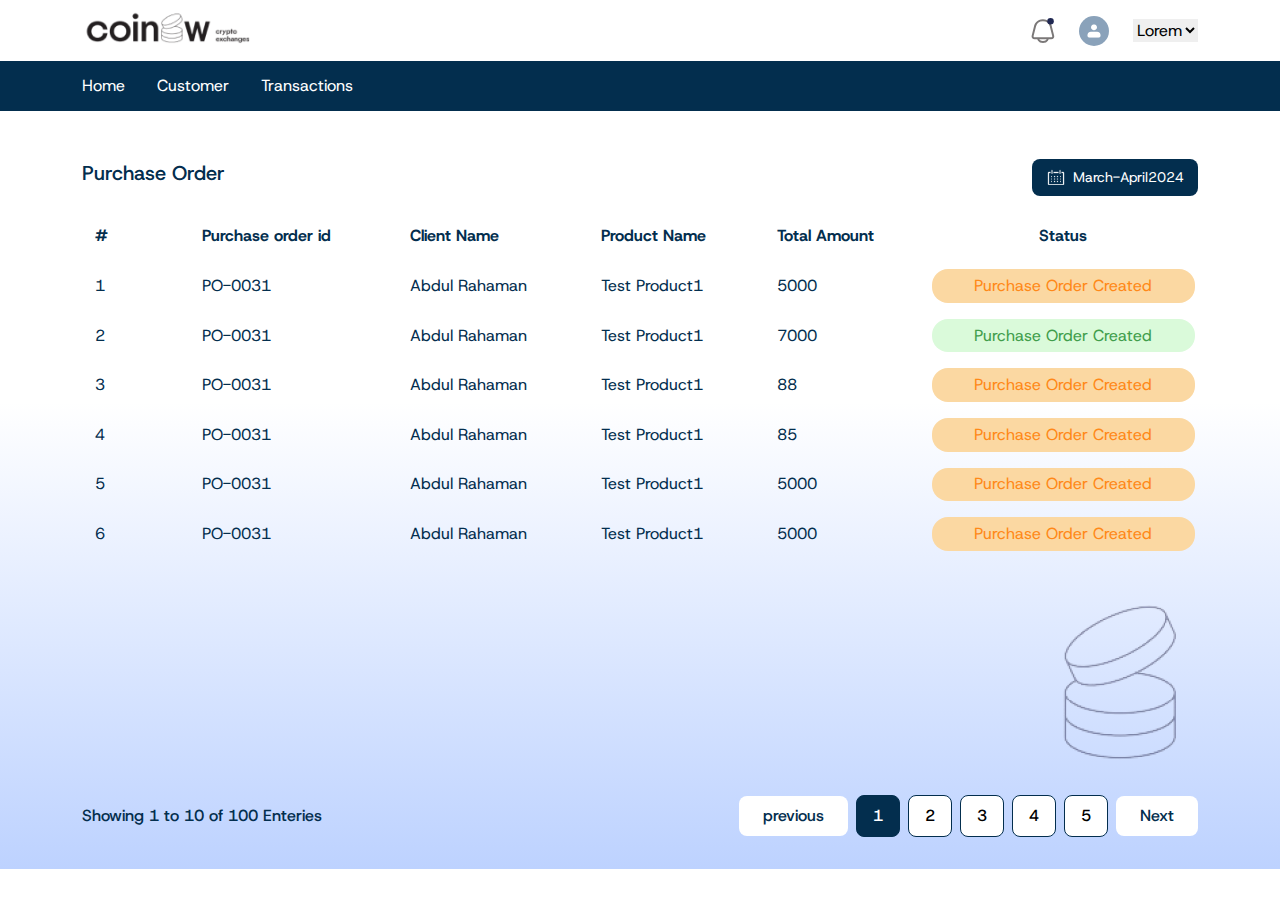
<file: purchase-order.html>
<!DOCTYPE html>
<html lang="en">

<head>
    <meta charset="UTF-8">
    <meta name="viewport" content="width=device-width, initial-scale=1.0">
    <!-- title  -->
    <title>Admin Dashboard </title>
    <!-- main css file  -->
    <link rel="stylesheet" href="assets/css/style.css">
    <!-- bootstrap css file  -->
    <link rel="stylesheet" href="assets/css/bootstrap.css">
</head>

<body>
    <!-- header start  -->
     
    <header class="main-header">
        <div class="container">
            <nav class="main-navbar">
                <div class="nav-leftside">
                    <img src="assets/images/image 4.png" class="img-fluid" alt="coin-w-logo">
                </div>
                <div class="nav-rightside">
                    <ul>
                        <li><svg width="24" height="25" viewBox="0 0 24 25" fill="none" xmlns="http://www.w3.org/2000/svg">
                            <path d="M7.23389 20.3636C7.23389 20.3636 7.23389 24 11.9816 24C16.7293 24 16.7293 20.3636 16.7293 20.3636" stroke="#7B7878" stroke-width="2" stroke-linejoin="round"/>
                            <path d="M4.11124 7.88631L1.61936 17.8798C1.30468 19.1418 2.2593 20.3637 3.55994 20.3637H7.23377H16.5844H20.2582C21.5589 20.3637 22.5135 19.1418 22.1988 17.8798L19.7069 7.88631C19.7032 7.87122 19.6997 7.85789 19.6953 7.84297C19.5856 7.46996 17.923 2.18185 11.9091 2.18185C5.89518 2.18185 4.23263 7.46996 4.12283 7.84297C4.11844 7.85789 4.115 7.87122 4.11124 7.88631Z" stroke="#7B7878" stroke-width="2" stroke-linejoin="round"/>
                            <ellipse cx="19.5452" cy="3.27273" rx="3.27273" ry="3.27273" fill="#202852"/>
                            </svg>
                            </li>
                        <li>
                            <svg width="30" height="30" viewBox="0 0 40 40" fill="none" xmlns="http://www.w3.org/2000/svg">
                                <circle cx="20" cy="20" r="20" fill="#8AA2BA"/>
                                <g clip-path="url(#clip0_120_43)">
                                <path fill-rule="evenodd" clip-rule="evenodd" d="M16 15C16 13.9391 16.4214 12.9217 17.1716 12.1716C17.9217 11.4214 18.9391 11 20 11C21.0609 11 22.0783 11.4214 22.8284 12.1716C23.5786 12.9217 24 13.9391 24 15C24 16.0609 23.5786 17.0783 22.8284 17.8284C22.0783 18.5786 21.0609 19 20 19C18.9391 19 17.9217 18.5786 17.1716 17.8284C16.4214 17.0783 16 16.0609 16 15ZM16 21C14.6739 21 13.4021 21.5268 12.4645 22.4645C11.5268 23.4021 11 24.6739 11 26C11 26.7956 11.3161 27.5587 11.8787 28.1213C12.4413 28.6839 13.2044 29 14 29H26C26.7956 29 27.5587 28.6839 28.1213 28.1213C28.6839 27.5587 29 26.7956 29 26C29 24.6739 28.4732 23.4021 27.5355 22.4645C26.5979 21.5268 25.3261 21 24 21H16Z" fill="white"/>
                                </g>
                                <defs>
                                <clipPath id="clip0_120_43">
                                <rect width="18" height="18" fill="white" transform="translate(11 11)"/>
                                </clipPath>
                                </defs>
                                </svg>
                                
                        </li>
                        <li>
                            <select name="nav-dropdown" id="#nav-dropdown">
                                <option value="">Lorem</option>
                                <option value="">Lorem</option>
                                <option value="">Lorem</option>
                            </select>
                        </li>
                    </ul>
                </div>
            </nav>
        </div>
        <div class="sub-header">
            <div class="container">
                <div class="sub-tabs">
                    <ul class="sub-tabs-ul">
                        <li><a href="#">Home</a></li>
                        <li><a href="#">Customer</a></li>
                        <li><a href="#">Transactions</a></li>
                    </ul>
                </div>
            </div>
        </div>
     
     </header>
   

    <!-- header end  -->


    <section class="purchase-order-sec">
        <div class="container">
            <div class="row">
                <div class="col-12">
                    <div class="purchase-order-header">
                        <div class="purchase-header-sub-1">
                            <h5>Purchase Order</h5>
                        </div>
                        <div class="purchase-order-sub-2">
                            <button> <span><img src="assets/images/clarity_date-line.png" class="img-fluid" alt="calender-img "></span>March-April2024</button>
                        </div>
                    </div>
                    <div class="purchase-order-table">
                        <table>
                            <thead>
                               <tr>
                                <th># </th>
                                <th> Purchase order id    </th>
                                <th>  Client Name </th>
                                <th> Product Name</th>
                                <th>Total Amount  </th>
                                <th>Status</th>
                               </tr>
                            </thead>
                            <tbody>
                                <tr>
                                    <td>1</td>
                                    <td>  PO-0031   </td>
                                    <td>  Abdul Rahaman</td>
                                    <td>Test Product1</td>
                                    <td>5000  </td>
                                    <td class="status__td">
                                        <div class="status__ status__created ">
                                            Purchase Order Created
                                        </div>
                                    </td>
                                </tr>
                                <tr>
                                    <td>2</td>
                                    <td>  PO-0031   </td>
                                    <td>  Abdul Rahaman</td>
                                    <td>Test Product1</td>
                                    <td>7000  </td>
                                    <td class="status__td">
                                        <div class="status__  status__completed  ">
                                            Purchase Order Created
                                        </div>
                                    </td>
                                </tr>
                                <tr>
                                    <td>3</td>
                                    <td>  PO-0031   </td>
                                    <td>  Abdul Rahaman</td>
                                    <td>Test Product1</td>
                                    <td>88  </td>
                                    <td class="status__td">
                                        <div class="status__   status__created ">
                                            Purchase Order Created
                                        </div>
                                    </td>
                                </tr>
                                <tr>
                                    <td>4</td>
                                    <td>  PO-0031   </td>
                                    <td>  Abdul Rahaman</td>
                                    <td>Test Product1</td>
                                    <td>85  </td>
                                    <td class="status__td">
                                        <div class="status__ status__created ">
                                            Purchase Order Created
                                        </div>
                                    </td>
                                </tr>
                                <tr>
                                    <td>5</td>
                                    <td>  PO-0031   </td>
                                    <td>  Abdul Rahaman</td>
                                    <td>Test Product1</td>
                                    <td>5000  </td>
                                    <td class="status__td">
                                        <div class="status__ status__created ">
                                            Purchase Order Created
                                        </div>
                                    </td>
                                </tr>
                                <tr>
                                    <td>6</td>
                                    <td>  PO-0031   </td>
                                    <td>  Abdul Rahaman</td>
                                    <td>Test Product1</td>
                                    <td>5000  </td>
                                    <td class="status__td">
                                        <div class="status__ status__created ">
                                            Purchase Order Created
                                        </div>
                                    </td>
                                </tr>
                            </tbody>
                        </table>
                    </div>
                    <div class="purchase-order-footer">
                        <div class="row">
                            <div class="col-12">
                                <div class="footer-first-img text-end">
                                    <img src="assets/images/Clip path group.png" class="img-fldui" alt="">
                                </div>
                            </div>
                        </div>
                        <div class="footer-pagination">
                            <div class="row align-items-center">
                               <div class="col-md-6">
                                <div class="pagination-left">
                                    <a href="#">Showing 1 to 10 of 100 Enteries</a>
                                </div>
                               </div>
                               <div class="col-md-6">
                                <div class="pagination-right ">
                                    <ul>
                                        <li><a href="#"><button>previous</button></a></li>
                                        <li><a href="#"><button>1</button></a></li>
                                        <li><a href="#"><button>2</button></a></li>
                                        <li><a href="#"><button>3</button></a></li>
                                        <li><a href="#"><button>4</button></a></li>
                                        <li><a href="#"><button>5</button></a></li>
                                        <li><a href="#"><button>Next </button></a></li>
                                      
                                    </ul>
                                </div>
                               </div>
                            </div>
                        </div>
                    </div>
                </div>
            </div>
        </div>
    </section>
    <script src="assets/js/main.js"></script>
    <script src="assets/js/bootstrap.js"></script>
</body>

</html>
</file>
<file: assets/css/style.css>
@import url("https://fonts.googleapis.com/css2?family=Host+Grotesk:ital,wght@0,300..800;1,300..800&display=swap");
* {
  margin: 0;
  padding: 0;
  box-sizing: border-box;
  font-family: "Host Grotesk", sans-serif;
}

.main-header .main-navbar {
  display: flex;
  align-items: center;
  justify-content: space-between;
}
.main-header .main-navbar .nav-leftside img {
  max-width: 175px;
}
.main-header .main-navbar .nav-rightside > ul {
  display: flex;
  align-items: center;
  list-style-type: none;
  gap: 1.5rem;
  margin-bottom: 0;
}
.main-header .main-navbar .nav-rightside > ul li > select {
  border: none;
}
.main-header .main-navbar .nav-rightside > ul li > select :focus {
  border: none;
}

.sub-header {
  background-color: #032e4e;
  padding: 0.8rem;
}
.sub-header .sub-tabs .sub-tabs-ul {
  display: flex;
  align-items: center;
  margin-bottom: 0;
  padding-left: 0;
  list-style-type: none;
  gap: 2rem;
}
.sub-header .sub-tabs .sub-tabs-ul a {
  text-decoration: none;
  color: #ffffff;
  font-weight: 400;
}

.hero-section {
  background: linear-gradient(180deg, #FFFFFF 38.45%, #BDD2FF 100%);
  padding: 2rem;
}
.hero-section .hero-section-main-row .profile-card-new {
  padding-bottom: 4rem;
}
.hero-section .hero-section-main-row .hero-section-left-card {
  background-color: #ffffff;
  border: 1px solid rgba(146, 136, 136, 0.4);
  border-radius: 1rem;
}
.hero-section .hero-section-main-row .hero-section-left-card .profile-img-box {
  position: relative;
  text-align: center;
  padding: 1rem;
}
.hero-section .hero-section-main-row .hero-section-left-card .profile-img-box img {
  max-width: 250px;
}
.hero-section .hero-section-main-row .hero-section-left-card .profile-img-box .camera-img-box {
  max-width: -moz-fit-content;
  max-width: fit-content;
  position: absolute;
  right: 3.4rem;
  bottom: 46px;
  max-width: 40px;
}
.hero-section .hero-section-main-row .hero-section-left-card .profile-img-box .camera-img-box svg {
  position: absolute;
  top: 14px;
  right: 3px;
}
.hero-section .hero-section-main-row .hero-section-left-card .profile-name p {
  font-size: 1.5rem;
  font-weight: 500;
  text-align: center;
  padding: 5px;
}
.hero-section .hero-section-main-row .hero-section-left-card .notification-box {
  display: flex;
  align-items: center;
  justify-content: space-between;
  border-bottom: 1px solid rgba(146, 136, 136, 0.4);
  padding: 0.5rem 1rem;
}
.hero-section .hero-section-main-row .hero-section-left-card .notification-box .notification-sub-box p {
  margin-bottom: 0;
}
.hero-section .hero-section-main-row .hero-section-left-card .notification-box .notification-sub-box .notification-count-circle {
  height: 27px;
  width: 27px;
  border-radius: 50%;
  padding: 2px;
  font-size: 12px;
  display: flex;
  align-items: center;
  justify-content: center;
}
.hero-section .hero-section-main-row .hero-section-left-card .notification-box .notification-sub-box .count-circle-1 {
  background-color: #fbd8a2;
  color: #fa781e;
}
.hero-section .hero-section-main-row .hero-section-left-card .notification-box .notification-sub-box .count-circle-2 {
  background-color: #dafada;
  color: #419e4c;
}
.hero-section .hero-section-main-row .hero-section-left-card .notification-box .notification-sub-box .count-circle-3 {
  background-color: #fba2a2;
  color: #ff1515;
}
.hero-section .hero-section-main-row .hero-section-left-card .notification-box-1 {
  border-top: 1px solid rgba(146, 136, 136, 0.4);
}
.hero-section .hero-section-main-row .hero-section-left-card .profile-card-btns-box {
  padding: 0.5rem;
  text-align: center;
}
.hero-section .hero-section-main-row .hero-section-left-card .profile-card-btns-box a {
  display: block;
}
.hero-section .hero-section-main-row .hero-section-left-card .profile-card-btns-box a button {
  margin: 0.5rem;
  padding: 0.4rem 0.8rem;
  border: 1px solid rgba(146, 136, 136, 0.4);
  border-radius: 0.5rem;
  background-color: #ffffff;
  color: rgba(146, 136, 136, 0.4);
}
.hero-section .hero-section-main-row .hero-section-left-card .profile-card-btns-box > :last-child button {
  padding: 5px 1rem;
}
.hero-section .hero-section-main-row .hero-section-left-card .profile-card-btns-box > :last-child button span {
  padding: 0.5rem 0 !important;
}
.hero-section .hero-section-main-row .hero-section-left-card .profile-card-btns-box > :last-child button svg {
  border-left: 1px solid #d3cfcf;
}
.hero-section .hero-section-main-row .hero-section-right-box {
  background-color: #ffffff;
  border: 1px solid rgba(146, 136, 136, 0.4);
  border-radius: 1rem;
  padding: 0.5rem;
  padding-bottom: 0;
  /* Tabs Styles */
  /* Hide tab content by default */
  /* Show active tab content */
}
.hero-section .hero-section-main-row .hero-section-right-box .from-box-header {
  display: flex;
  align-items: center;
  justify-content: start;
  border-bottom: 1px solid rgba(146, 136, 136, 0.4);
}
.hero-section .hero-section-main-row .hero-section-right-box .from-box-header p {
  margin-bottom: 0;
  height: 100%;
  padding: 0.5rem;
  cursor: pointer;
}
.hero-section .hero-section-main-row .hero-section-right-box .from-box-header > :first-child {
  margin-right: 1.5rem;
}
.hero-section .hero-section-main-row .hero-section-right-box .form-box-body {
  padding: 1.5rem 0.5rem;
  padding-bottom: 0;
}
.hero-section .hero-section-main-row .hero-section-right-box .form-box-body .hero-section-inputs {
  padding: 0.5rem 0;
}
.hero-section .hero-section-main-row .hero-section-right-box .form-box-body .hero-section-inputs label {
  display: block;
  padding: 5px 0;
}
.hero-section .hero-section-main-row .hero-section-right-box .form-box-body .hero-section-inputs input {
  padding: 8px;
  width: 100%;
  border-radius: 0.5rem;
  border: 1px solid #d8d5d5;
}
.hero-section .hero-section-main-row .hero-section-right-box .form-box-body .update-btn {
  padding: 1rem 0;
  padding-bottom: 0;
}
.hero-section .hero-section-main-row .hero-section-right-box .form-box-body .update-btn button {
  padding: 0.3rem 1.5rem;
  background-color: #032e4e;
  color: #ffffff;
  border: none;
}
.hero-section .hero-section-main-row .hero-section-right-box .form-box-footer {
  padding-right: 1rem;
}
.hero-section .hero-section-main-row .hero-section-right-box .form-box-footer .footer-img img {
  max-width: 125px;
}
.hero-section .hero-section-main-row .hero-section-right-box .tab {
  display: inline-block;
  padding: 10px 20px;
  cursor: pointer;
  border-bottom: 2px solid transparent;
  transition: all 0.3s;
}
.hero-section .hero-section-main-row .hero-section-right-box .tab.active {
  color: #032e4e;
  border-bottom: 2px solid #032e4e;
}
.hero-section .hero-section-main-row .hero-section-right-box .tab-content {
  display: none;
}
.hero-section .hero-section-main-row .hero-section-right-box .tab-content.active {
  display: block;
}
.hero-section .hero-section-main-row .hero-section-right-box .close-details-card-row {
  padding: 1rem;
}
.hero-section .hero-section-main-row .hero-section-right-box .close-details-card-row .close-deal-card {
  border: 1px solid #d3cfcf;
  border-radius: 0.5rem;
  margin: 0.8rem 1rem;
  padding: 0.5rem;
  cursor: pointer;
}
.hero-section .hero-section-main-row .hero-section-right-box .close-details-card-row .close-deal-card .deal-card-header h5 {
  margin-bottom: 0;
  color: #032e4e;
}
.hero-section .hero-section-main-row .hero-section-right-box .close-details-card-row .close-deal-card .deal-card-header p {
  margin-bottom: 0;
  font-size: 12px;
  color: #d3cfcf;
}
.hero-section .hero-section-main-row .hero-section-right-box .close-details-card-row .close-deal-card .close-deal-body {
  padding: 1rem 0;
  padding-bottom: 0;
}
.hero-section .hero-section-main-row .hero-section-right-box .close-details-card-row .close-deal-card .close-deal-body .pipline-count-box {
  cursor: pointer;
}
.hero-section .hero-section-main-row .hero-section-right-box .close-details-card-row .close-deal-card .close-deal-body .pipline-count-box p {
  height: 150px;
  width: 150px;
  border: 5px solid #d9d9d9;
  border-radius: 50%;
  padding: 1.5rem;
  font-size: 2.5rem;
  text-align: center;
  line-height: normal;
}
.hero-section .hero-section-main-row .hero-section-right-box .close-details-card-row .close-deal-card .close-deal-body .pipline-count-box p span {
  display: block;
  font-size: 1rem;
}
.hero-section .hero-section-main-row .hero-section-right-box .close-details-card-row .close-deal-card .close-deal-body .deals-deatails-btn ul {
  list-style-type: none;
  padding-left: 0;
}
.hero-section .hero-section-main-row .hero-section-right-box .close-details-card-row .close-deal-card .close-deal-body .deals-deatails-btn ul li {
  display: flex;
  align-items: center;
  justify-content: center;
  gap: 0.5rem;
  padding: 0.2rem;
  font-size: 14px;
  text-align: center;
  cursor: pointer;
}
.hero-section .hero-section-main-row .hero-section-right-box .close-details-card-row .close-deal-card .close-deal-body .deals-deatails-btn ul li .btns__ {
  height: 13px;
  width: 13px;
  border-radius: 50%;
  transition: all 0s ease-in-out;
}
.hero-section .hero-section-main-row .hero-section-right-box .close-details-card-row .close-deal-card .close-deal-body .deals-deatails-btn ul li .btns__:hover {
  height: 16px;
  width: 16px;
  border-radius: 50%;
}
.hero-section .hero-section-main-row .hero-section-right-box .close-details-card-row .close-deal-card .close-deal-body .deals-deatails-btn ul li .detail-btn {
  border: 1px solid black;
  padding: 0.2rem 0.5rem;
  width: 50%;
  text-align: center;
}
.hero-section .hero-section-main-row .hero-section-right-box .close-details-card-row .close-deal-card .close-deal-body .deals-deatails-btn ul > :first-child .btns__ {
  background-color: #419e4c;
}
.hero-section .hero-section-main-row .hero-section-right-box .close-details-card-row .close-deal-card .close-deal-body .deals-deatails-btn ul > :first-child .detail-btn {
  background-color: #dafada;
  color: #419e4c;
  border: none;
}
.hero-section .hero-section-main-row .hero-section-right-box .close-details-card-row .close-deal-card .close-deal-body .deals-deatails-btn ul > :nth-child(2) .btns__ {
  background-color: #004cee;
}
.hero-section .hero-section-main-row .hero-section-right-box .close-details-card-row .close-deal-card .close-deal-body .deals-deatails-btn ul > :nth-child(2) .detail-btn {
  background-color: #d4ebfd;
  color: #004cee;
  border: none;
}
.hero-section .hero-section-main-row .hero-section-right-box .close-details-card-row .close-deal-card .close-deal-body .deals-deatails-btn ul :nth-child(3) .btns__ {
  background-color: #ff1515;
}
.hero-section .hero-section-main-row .hero-section-right-box .close-details-card-row .close-deal-card .close-deal-body .deals-deatails-btn ul :nth-child(3) .detail-btn {
  background-color: #fba2a2;
  color: #ff0000;
  border: none;
}
.hero-section .hero-section-main-row .hero-section-right-box .close-details-card-row .close-deal-card .close-deal-body .deals-deatails-btn ul > :last-child {
  padding: 0.5rem 0;
}
.hero-section .hero-section-main-row .hero-section-right-box .close-details-card-row .close-deal-card .close-deal-body .deals-deatails-btn ul > :last-child button {
  padding: 0.3rem 0.3rem;
  font-size: 12px;
  color: #032e4e;
  border: 1px solid rgba(3, 46, 78, 0.6980392157);
  border-radius: 1rem;
  background-color: #ffffff;
}

.purchase-order-sec {
  background: linear-gradient(180deg, #FFFFFF 38.45%, #BDD2FF 100%);
  padding: 2rem;
}
.purchase-order-sec .purchase-order-header {
  display: flex;
  align-items: center;
  justify-content: space-between;
  padding: 1rem 0;
}
.purchase-order-sec .purchase-order-header h5 {
  color: #032e4e;
  font-weight: 500;
}
.purchase-order-sec .purchase-order-header .purchase-order-sub-2 button {
  padding: 0.5rem 0.9rem;
  border-radius: 0.5rem;
  background-color: #032e4e;
  color: #ffffff;
  border: none;
  font-size: 14px;
}
.purchase-order-sec .purchase-order-header .purchase-order-sub-2 button img {
  max-width: 18px;
  margin-right: 0.5rem;
}
.purchase-order-sec .purchase-order-table table {
  color: #032e4e;
  width: 100%;
  overflow-x: scroll;
}
.purchase-order-sec .purchase-order-table table th {
  min-width: 5rem;
  max-width: 20%;
}
.purchase-order-sec .purchase-order-table table thead tr :last-child {
  text-align: center;
}
.purchase-order-sec .purchase-order-table table tbody tr > :last-child {
  text-align: center;
}
.purchase-order-sec .purchase-order-table table tbody tr .status__td {
  text-align: center;
  padding: 0.2rem;
}
.purchase-order-sec .purchase-order-table table tbody tr .status__td .status__ {
  padding: 0.3rem 0.5rem;
  border-radius: 1rem;
  color: #ff8918;
  background-color: #fbd8a2;
}
.purchase-order-sec .purchase-order-table table tbody tr .status__td .status__completed {
  background-color: #dafada;
  color: #419e4c;
}
.purchase-order-sec .purchase-order-table table tbody tr .status__td .under-revies-status {
  background-color: #fba2a2;
  color: #ff1515;
}
.purchase-order-sec .purchase-order-table table th,
.purchase-order-sec .purchase-order-table table td {
  padding: 0.8rem;
}
.purchase-order-sec .purchase-order-footer .footer-pagination .pagination-left a {
  text-decoration: none;
  color: #032e4e;
  font-weight: 500;
}
.purchase-order-sec .purchase-order-footer .footer-pagination .pagination-right {
  display: flex;
  justify-content: end;
}
.purchase-order-sec .purchase-order-footer .footer-pagination .pagination-right ul {
  display: flex;
  align-items: center;
  list-style-type: none;
  margin-bottom: 0;
  padding-left: 0;
  gap: 0.5rem;
}
.purchase-order-sec .purchase-order-footer .footer-pagination .pagination-right ul li button {
  padding: 0.5rem 1rem;
  border-radius: 0.5rem;
  border: 1px solid #032e4e;
  background-color: #ffffff;
  font-weight: 500;
}
.purchase-order-sec .purchase-order-footer .footer-pagination .pagination-right ul > :nth-child(2) button {
  background-color: #032e4e;
  color: #ffffff;
}
.purchase-order-sec .purchase-order-footer .footer-pagination .pagination-right ul > :first-child button,
.purchase-order-sec .purchase-order-footer .footer-pagination .pagination-right ul > :last-child button {
  width: 100%;
  background-color: #ffffff;
  color: #032e4e;
  padding: 0.5rem 1.5rem;
  font-weight: 500;
  border: none;
}

.client-add-modal .client-add-modal-1 {
  background: linear-gradient(180deg, #ffffff 0%, #bdd2ff 100%);
}
.client-add-modal .client-add-modal-body {
  padding: 1rem;
}
.client-add-modal .client-add-modal-body label {
  font-size: 1.2rem;
  padding: 0.3rem;
  font-weight: 500;
  padding-left: 0;
}
.client-add-modal .client-add-modal-body input {
  display: block;
  width: 100%;
  padding: 0.5rem;
  border-radius: 0.5rem;
  border: 1px solid #D8D5D5;
}
.client-add-modal .modal-footer button {
  background-color: #032e4e;
  color: #ffffff;
  padding: 0.3rem 2rem;
}

@media only screen and (max-width: 320px) {
  .main-header .main-navbar {
    padding: 0.5rem 0;
  }
  .main-header .main-navbar .nav-rightside > ul {
    gap: 0.5rem;
    padding-left: 0;
  }
  .main-header .main-navbar .nav-leftside img {
    max-width: 150px;
  }
  .hero-section {
    padding: 0;
  }
  .hero-section .hero-section-main-row .hero-section-left-card .profile-img-box {
    padding: 0.5rem 0;
  }
  .hero-section .hero-section-main-row .hero-section-left-card .profile-img-box img {
    max-width: 200px;
  }
  .hero-section .hero-section-main-row .hero-section-left-card .profile-img-box .camera-img-box {
    right: 2.4rem;
    bottom: 32px;
  }
  .hero-section .hero-section-main-row .hero-section-left-card .profile-img-box .camera-img-box img {
    max-width: 40px;
  }
  .hero-section .hero-section-main-row .hero-section-left-card .profile-img-box .camera-img-box svg {
    top: 9px;
    right: 8px;
  }
  .hero-section .hero-section-main-row .hero-section-right-box .form-box-body {
    padding: 0.5rem 0.5rem;
  }
  .hero-section .hero-section-main-row .hero-section-right-box .form-box-body .hero-section-inputs {
    padding: 0;
  }
  .hero-section .hero-section-main-row .hero-section-right-box .close-details-card-row {
    padding: 0.5rem;
  }
}
@media only screen and (min-width: 320px) and (max-width: 576px) {
  .main-header .main-navbar {
    padding: 0.5rem 0;
  }
  .main-header .main-navbar .nav-rightside > ul {
    gap: 0.5rem;
    padding-left: 0;
  }
  .main-header .main-navbar .nav-leftside img {
    max-width: 150px;
  }
  .hero-section {
    padding: 0;
  }
  .hero-section .hero-section-main-row .hero-section-left-card .profile-img-box {
    padding: 0.5rem 0;
  }
  .hero-section .hero-section-main-row .hero-section-left-card .profile-img-box img {
    max-width: 200px;
  }
  .hero-section .hero-section-main-row .hero-section-left-card .profile-img-box .camera-img-box {
    right: 2.4rem;
    bottom: 32px;
  }
  .hero-section .hero-section-main-row .hero-section-left-card .profile-img-box .camera-img-box img {
    max-width: 40px;
  }
  .hero-section .hero-section-main-row .hero-section-left-card .profile-img-box .camera-img-box svg {
    top: 9px;
    right: 8px;
  }
  .hero-section .hero-section-main-row .hero-section-right-box .form-box-body {
    padding: 0.5rem 0.5rem;
  }
  .hero-section .hero-section-main-row .hero-section-right-box .form-box-body .hero-section-inputs {
    padding: 0;
  }
  .pipline-count-box {
    display: flex;
    justify-content: center;
  }
  .purchase-order-sec {
    padding: 0.2rem;
  }
  .purchase-order-sec .purchase-order-table {
    overflow-x: scroll;
  }
  .purchase-order-sec .purchase-order-table table {
    overflow: scroll;
    font-size: 14px;
  }
  .purchase-order-sec .purchase-order-table table thead tr th {
    padding: 0.5rem 0rem;
    min-width: 6rem;
    max-width: -moz-fit-content;
    max-width: fit-content;
    text-align: center;
  }
  .purchase-order-sec .purchase-order-table table thead tr > :first-child {
    min-width: 2rem;
  }
  .purchase-order-sec .purchase-order-table table tbody td {
    text-align: center;
    padding: 0.2rem;
  }
  .purchase-order-sec .purchase-order-table table tbody tr > :nth-child(5),
  .purchase-order-sec .purchase-order-table table tbody tr :nth-child(6),
  .purchase-order-sec .purchase-order-table table tbody tr > :last-child {
    min-width: 10rem;
  }
  .purchase-order-sec .footer-pagination {
    padding: 0.5rem 0;
    font-size: 14px;
  }
  .purchase-order-sec .footer-pagination .pagination-left {
    padding: 0.5rem 0;
  }
  .purchase-order-sec .purchase-order-footer .footer-pagination .pagination-right ul > :first-child button,
  .purchase-order-sec .purchase-order-footer .footer-pagination .pagination-right ul > :last-child button {
    padding: 0.2rem 0.5rem;
  }
  .purchase-order-sec .purchase-order-footer .footer-pagination .pagination-right ul li button {
    padding: 0.2rem 0.5rem;
    font-size: 14px;
  }
  .footer-first-img img {
    max-width: 120px;
  }
  .purchase-order-sec .purchase-order-header .purchase-order-sub-2 button {
    font-size: 11px;
  }
  .purchase-order-sec .purchase-order-header h5 {
    font-size: 1rem;
  }
}
@media only screen and (min-width: 321px) and (max-width: 375px) {
  .hero-section .hero-section-main-row .hero-section-left-card .profile-img-box .camera-img-box {
    right: 4rem;
    bottom: 32px;
  }
}
@media only screen and (min-width: 376px) and (max-width: 425px) {
  .hero-section .hero-section-main-row .hero-section-left-card .profile-img-box .camera-img-box {
    right: 5.6rem;
    bottom: 32px;
  }
}
@media only screen and (min-width: 576px) and (max-width: 768px) {
  .main-header .main-navbar {
    padding: 0.5rem 0;
  }
  .main-header .main-navbar .nav-rightside > ul {
    gap: 0.5rem;
    padding-left: 0;
  }
  .main-header .main-navbar .nav-leftside img {
    max-width: 150px;
  }
  .hero-section {
    padding: 0;
  }
  .hero-section .hero-section-main-row .hero-section-left-card .profile-img-box {
    padding: 0.5rem 0;
  }
  .hero-section .hero-section-main-row .hero-section-left-card .profile-img-box img {
    max-width: 175px;
  }
  .hero-section .hero-section-main-row .hero-section-left-card .profile-img-box .camera-img-box {
    right: 0.6rem;
    bottom: 29px;
  }
  .hero-section .hero-section-main-row .hero-section-left-card .profile-img-box .camera-img-box img {
    max-width: 35px;
  }
  .hero-section .hero-section-main-row .hero-section-left-card .profile-img-box .camera-img-box svg {
    top: 7px;
    right: 6px;
  }
  .hero-section .hero-section-main-row .hero-section-right-box .form-box-body {
    padding: 0.5rem 0.5rem;
  }
  .hero-section .hero-section-main-row .hero-section-right-box .form-box-body .hero-section-inputs {
    padding: 0;
  }
  .hero-section .hero-section-main-row .hero-section-left-card .profile-card-btns-box a button {
    padding: 0.4rem;
    font-size: 14px;
  }
  .hero-section .hero-section-main-row .hero-section-left-card .profile-card-btns-box > :last-child button {
    padding: 0.5rem;
  }
  .hero-section .hero-section-main-row .hero-section-right-box {
    font-size: 14px;
  }
  .hero-section .hero-section-main-row .hero-section-right-box .form-box-footer .footer-img img {
    max-width: 120px;
  }
  .hero-section .hero-section-main-row .hero-section-right-box .close-details-card-row .close-deal-card {
    margin: 0.5rem;
    padding-bottom: 0;
  }
  .hero-section .hero-section-main-row .hero-section-right-box .close-details-card-row .close-deal-card .close-deal-body .pipline-count-box p {
    height: 85px;
    width: 85px;
    border: 3px solid #d9d9d9;
    padding: 0.5rem;
    font-size: 1.5rem;
  }
  .hero-section .hero-section-main-row .hero-section-right-box .close-details-card-row .close-deal-card .close-deal-body .deals-deatails-btn ul li {
    display: flex;
    align-items: center;
    justify-content: center;
    gap: 0.2rem;
    padding: 0.2rem 0;
    font-size: 8px;
    text-align: center;
  }
  .hero-section .hero-section-main-row .hero-section-right-box .close-details-card-row .close-deal-card .close-deal-body .deals-deatails-btn ul > :last-child button {
    padding: 0.2rem 0;
    font-size: 10px;
  }
  .purchase-order-sec {
    padding: 0.2rem;
  }
  .purchase-order-sec .purchase-order-table {
    overflow-x: scroll;
  }
  .purchase-order-sec .purchase-order-table table {
    overflow: scroll;
    font-size: 14px;
  }
  .purchase-order-sec .purchase-order-table table thead tr th {
    padding: 0.5rem 0rem;
    min-width: 6rem;
    max-width: -moz-fit-content;
    max-width: fit-content;
    text-align: center;
  }
  .purchase-order-sec .purchase-order-table table thead tr > :first-child {
    min-width: 2rem;
  }
  .purchase-order-sec .purchase-order-table table tbody td {
    text-align: center;
    padding: 0.2rem;
  }
  .purchase-order-sec .purchase-order-table table tbody tr > :nth-child(5),
  .purchase-order-sec .purchase-order-table table tbody tr :nth-child(6),
  .purchase-order-sec .purchase-order-table table tbody tr > :last-child {
    min-width: 10rem;
  }
  .purchase-order-sec .footer-pagination {
    padding: 0.5rem 0;
    font-size: 14px;
  }
  .purchase-order-sec .footer-pagination .pagination-left {
    padding: 0.5rem 0;
  }
  .purchase-order-sec .purchase-order-footer .footer-pagination .pagination-right ul > :first-child button,
  .purchase-order-sec .purchase-order-footer .footer-pagination .pagination-right ul > :last-child button {
    padding: 0.2rem 0.3rem;
  }
  .purchase-order-sec .purchase-order-footer .footer-pagination .pagination-right ul li button {
    padding: 0.2rem 0.5rem;
    font-size: 14px;
  }
  .footer-first-img img {
    max-width: 120px;
  }
}
@media only screen and (min-width: 769px) and (max-width: 992px) {
  .main-header .main-navbar {
    padding: 0.5rem 0;
  }
  .main-header .main-navbar .nav-rightside > ul {
    gap: 0.5rem;
    padding-left: 0;
  }
  .main-header .main-navbar .nav-leftside img {
    max-width: 150px;
  }
  .hero-section {
    padding: 0;
  }
  .hero-section .hero-section-main-row .hero-section-left-card .profile-img-box {
    padding: 0.5rem 0;
  }
  .hero-section .hero-section-main-row .hero-section-left-card .profile-img-box img {
    max-width: 175px;
  }
  .hero-section .hero-section-main-row .hero-section-left-card .profile-img-box .camera-img-box {
    right: 3.1rem;
    bottom: 29px;
  }
  .hero-section .hero-section-main-row .hero-section-left-card .profile-img-box .camera-img-box img {
    max-width: 35px;
  }
  .hero-section .hero-section-main-row .hero-section-left-card .profile-img-box .camera-img-box svg {
    top: 7px;
    right: 6px;
  }
  .hero-section .hero-section-main-row .hero-section-right-box .form-box-body {
    padding: 0.5rem 0.5rem;
  }
  .hero-section .hero-section-main-row .hero-section-right-box .form-box-body .hero-section-inputs {
    padding: 0;
  }
  .hero-section .hero-section-main-row .hero-section-left-card .profile-card-btns-box a button {
    padding: 0.4rem;
    font-size: 14px;
  }
  .hero-section .hero-section-main-row .hero-section-left-card .profile-card-btns-box > :last-child button {
    padding: 0.5rem;
  }
  .hero-section .hero-section-main-row .hero-section-right-box {
    font-size: 14px;
  }
  .hero-section .hero-section-main-row .hero-section-right-box .form-box-footer .footer-img img {
    max-width: 120px;
  }
  .hero-section .hero-section-main-row .hero-section-right-box .close-details-card-row .close-deal-card {
    margin: 0.5rem;
    padding-bottom: 0;
  }
  .hero-section .hero-section-main-row .hero-section-right-box .close-details-card-row .close-deal-card .close-deal-body .pipline-count-box p {
    height: 100px;
    width: 100px;
    border: 3px solid #d9d9d9;
    padding: 1rem;
    font-size: 2rem;
  }
  .hero-section .hero-section-main-row .hero-section-right-box .close-details-card-row .close-deal-card .close-deal-body .deals-deatails-btn ul li {
    display: flex;
    align-items: center;
    justify-content: center;
    gap: 0.2rem;
    padding: 0.2rem 0;
    font-size: 12px;
    text-align: center;
  }
  .hero-section .hero-section-main-row .hero-section-right-box .close-details-card-row .close-deal-card .close-deal-body .deals-deatails-btn ul > :last-child button {
    padding: 0.3rem;
    font-size: 11px;
  }
  .pipline-count-box {
    display: flex;
    justify-content: center;
  }
  .purchase-order-sec {
    padding: 0.2rem;
  }
  .purchase-order-sec .purchase-order-table {
    overflow-x: scroll;
  }
  .purchase-order-sec .purchase-order-table table {
    overflow: scroll;
    font-size: 14px;
  }
  .purchase-order-sec .purchase-order-table table thead tr th {
    padding: 0.5rem 0rem;
    min-width: 6rem;
    max-width: -moz-fit-content;
    max-width: fit-content;
    text-align: center;
  }
  .purchase-order-sec .purchase-order-table table thead tr > :first-child {
    min-width: 2rem;
  }
  .purchase-order-sec .purchase-order-table table tbody td {
    text-align: center;
    padding: 0.2rem;
  }
  .purchase-order-sec .purchase-order-table table tbody tr > :nth-child(5),
  .purchase-order-sec .purchase-order-table table tbody tr :nth-child(6),
  .purchase-order-sec .purchase-order-table table tbody tr > :last-child {
    min-width: 10rem;
  }
  .purchase-order-sec .footer-pagination {
    padding: 0.5rem 0;
    font-size: 14px;
  }
  .purchase-order-sec .footer-pagination .pagination-left {
    padding: 0.5rem 0;
  }
  .purchase-order-sec .purchase-order-footer .footer-pagination .pagination-right ul > :first-child button,
  .purchase-order-sec .purchase-order-footer .footer-pagination .pagination-right ul > :last-child button {
    padding: 0.2rem 0.3rem;
  }
  .purchase-order-sec .purchase-order-footer .footer-pagination .pagination-right ul li button {
    padding: 0.2rem 0.5rem;
    font-size: 14px;
  }
  .footer-first-img img {
    max-width: 120px;
  }
}
@media only screen and (min-width: 993px) and (max-width: 1200px) {
  .hero-section .hero-section-main-row .hero-section-left-card .profile-img-box .camera-img-box {
    right: 1.1rem;
    bottom: 44px;
    max-width: 40px;
  }
  .hero-section .hero-section-main-row .hero-section-right-box .close-details-card-row .close-deal-card {
    margin: 0.5rem;
    padding-bottom: 0;
  }
  .hero-section .hero-section-main-row .hero-section-right-box .close-details-card-row .close-deal-card .close-deal-body .pipline-count-box p {
    height: 100px;
    width: 100px;
    border: 3px solid #d9d9d9;
    padding: 1rem;
    font-size: 2rem;
  }
  .hero-section .hero-section-main-row .hero-section-right-box .close-details-card-row .close-deal-card .close-deal-body .deals-deatails-btn ul li {
    display: flex;
    align-items: center;
    justify-content: center;
    gap: 0.2rem;
    padding: 0.2rem 0;
    font-size: 12px;
    text-align: center;
  }
  .hero-section .hero-section-main-row .hero-section-right-box .close-details-card-row .close-deal-card .close-deal-body .deals-deatails-btn ul > :last-child button {
    padding: 0.3rem;
    font-size: 11px;
  }
  .pipline-count-box {
    display: flex;
    justify-content: center;
  }
}
@media only screen and (min-width: 1200px) and (max-width: 1400px) {
  .hero-section .hero-section-main-row .hero-section-right-box .close-details-card-row .close-deal-card {
    margin: 0.5rem;
    padding-bottom: 0;
  }
  .hero-section .hero-section-main-row .hero-section-right-box .close-details-card-row .close-deal-card .close-deal-body .pipline-count-box p {
    height: 120px;
    width: 120px;
    border: 5px solid #d9d9d9;
    padding: 1.2rem;
    font-size: 2rem;
  }
  .hero-section .hero-section-main-row .hero-section-right-box .close-details-card-row .close-deal-card .close-deal-body .deals-deatails-btn ul li {
    display: flex;
    align-items: center;
    justify-content: center;
    gap: 0.2rem;
    padding: 0.2rem 0;
    font-size: 12px;
    text-align: center;
  }
  .hero-section .hero-section-main-row .hero-section-right-box .close-details-card-row .close-deal-card .close-deal-body .deals-deatails-btn ul > :last-child button {
    padding: 0.3rem;
    font-size: 11px;
  }
  .pipline-count-box {
    display: flex;
    justify-content: center;
  }
}/*# sourceMappingURL=style.css.map */
</file>
